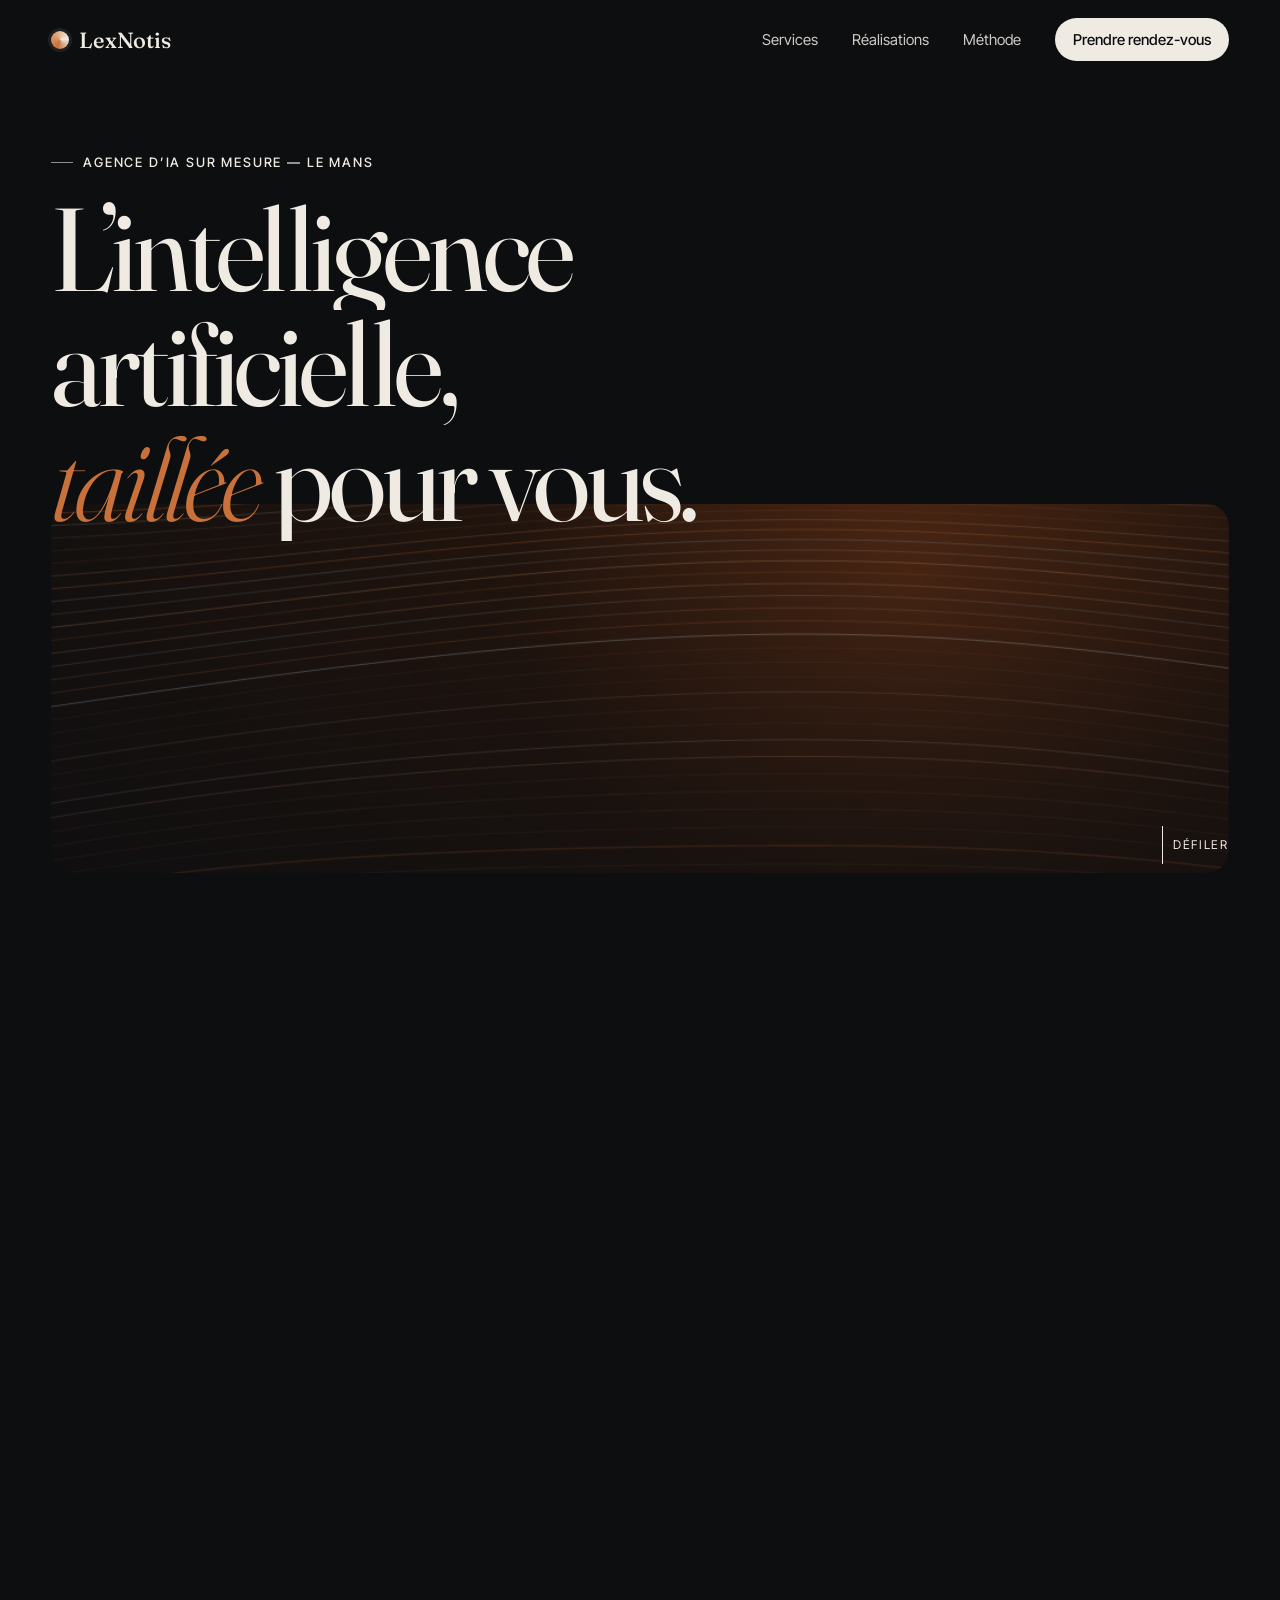
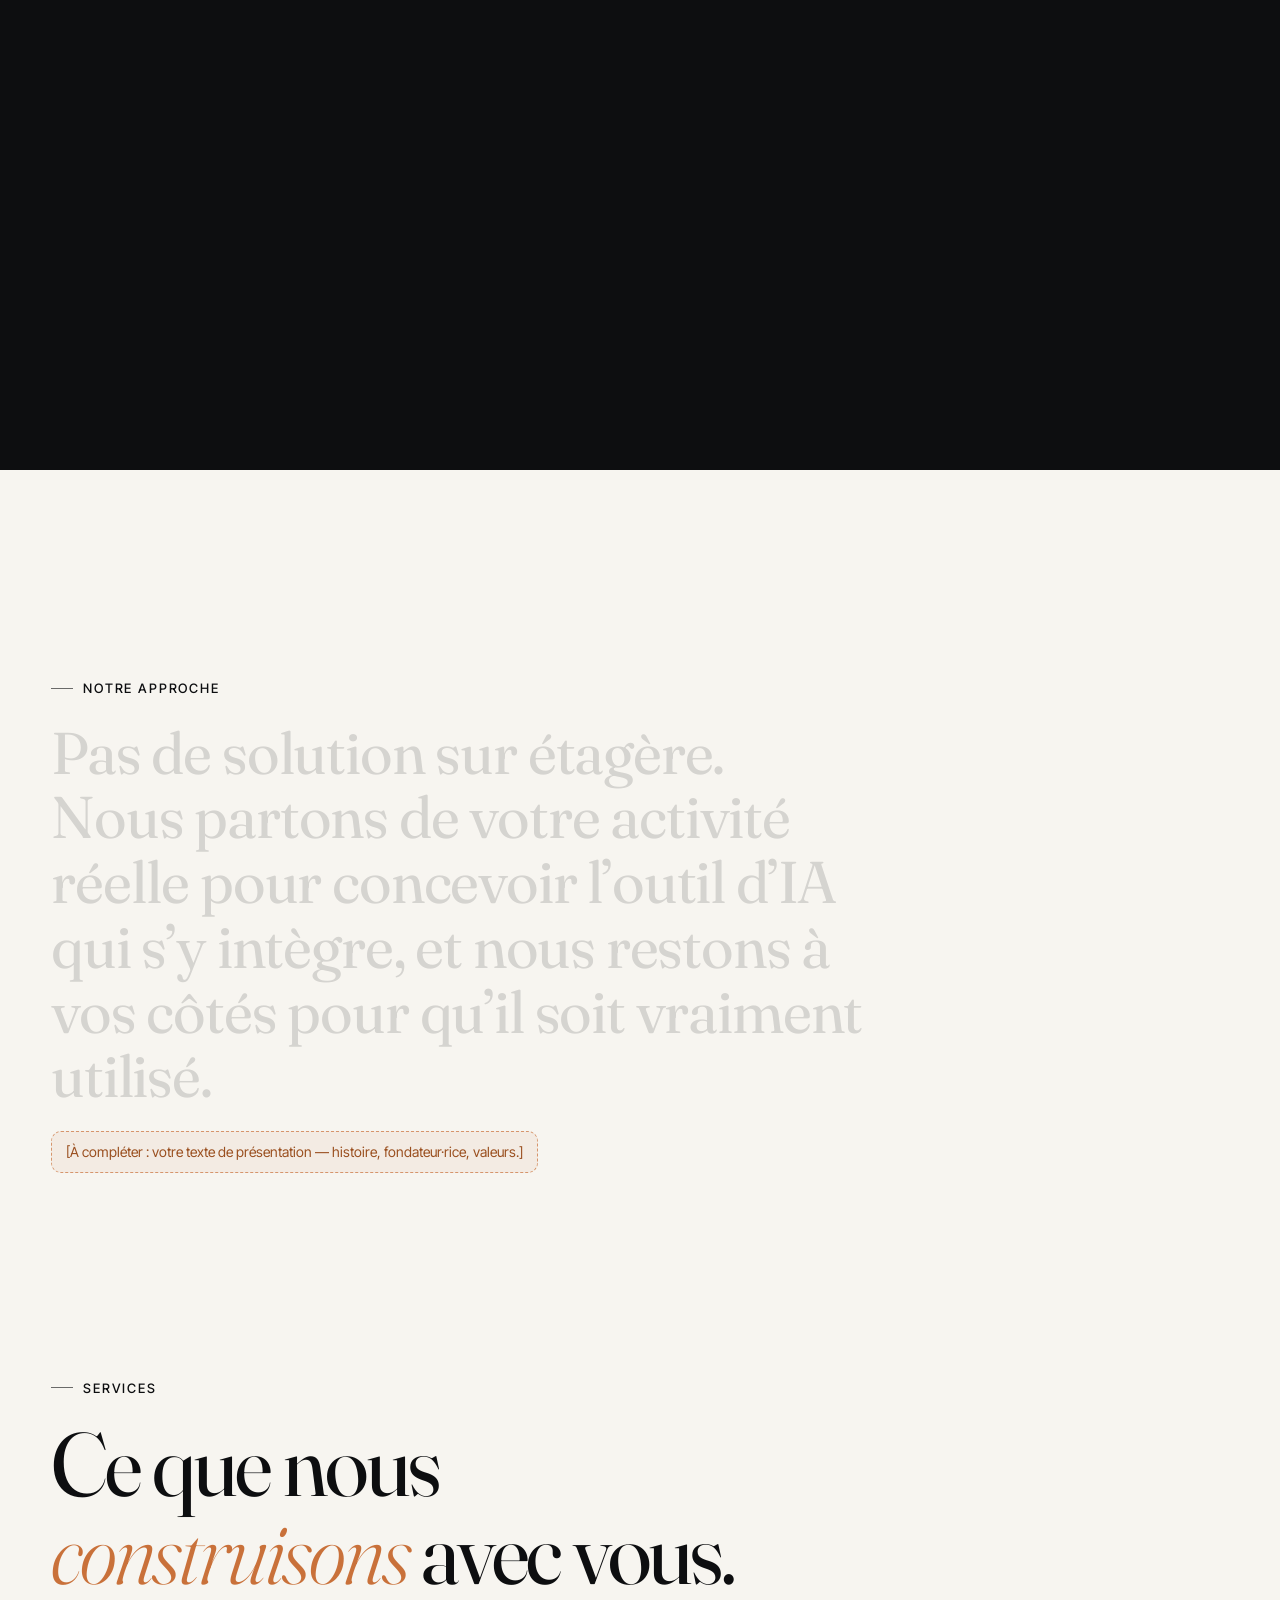
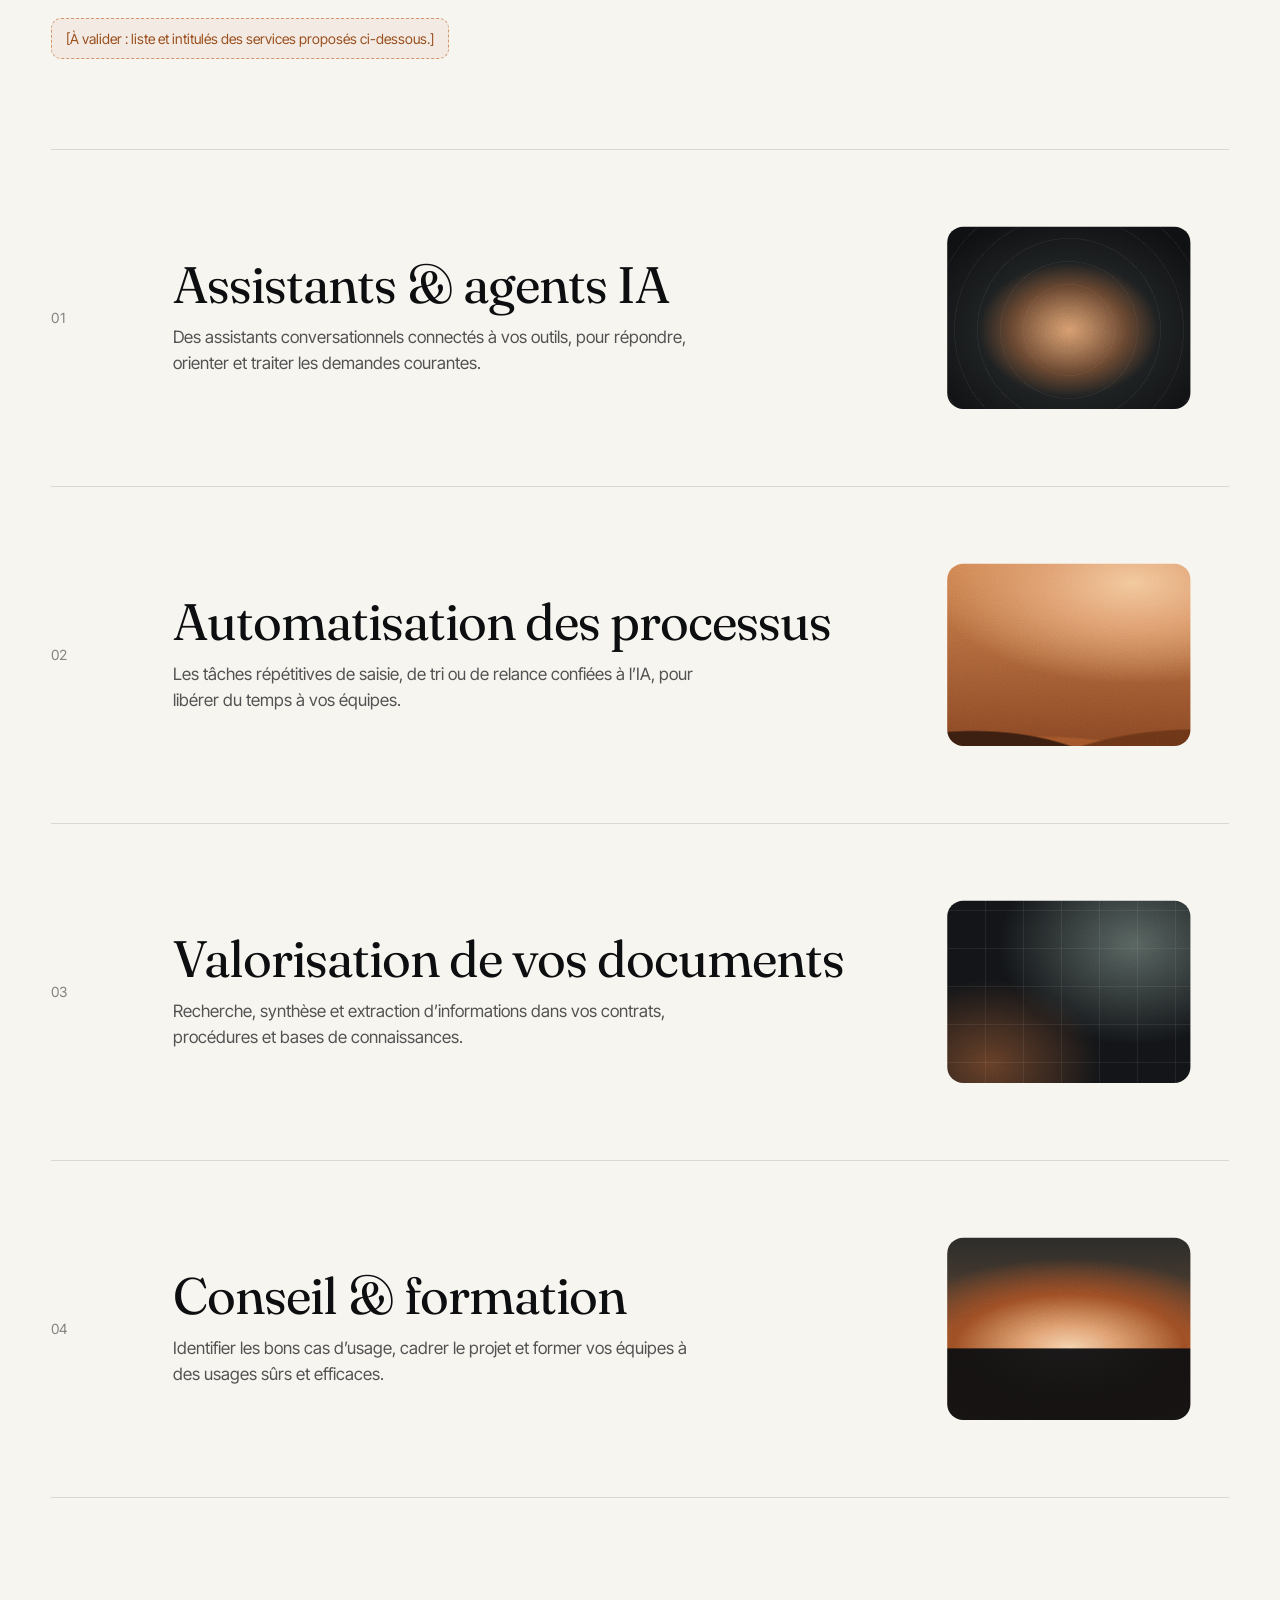
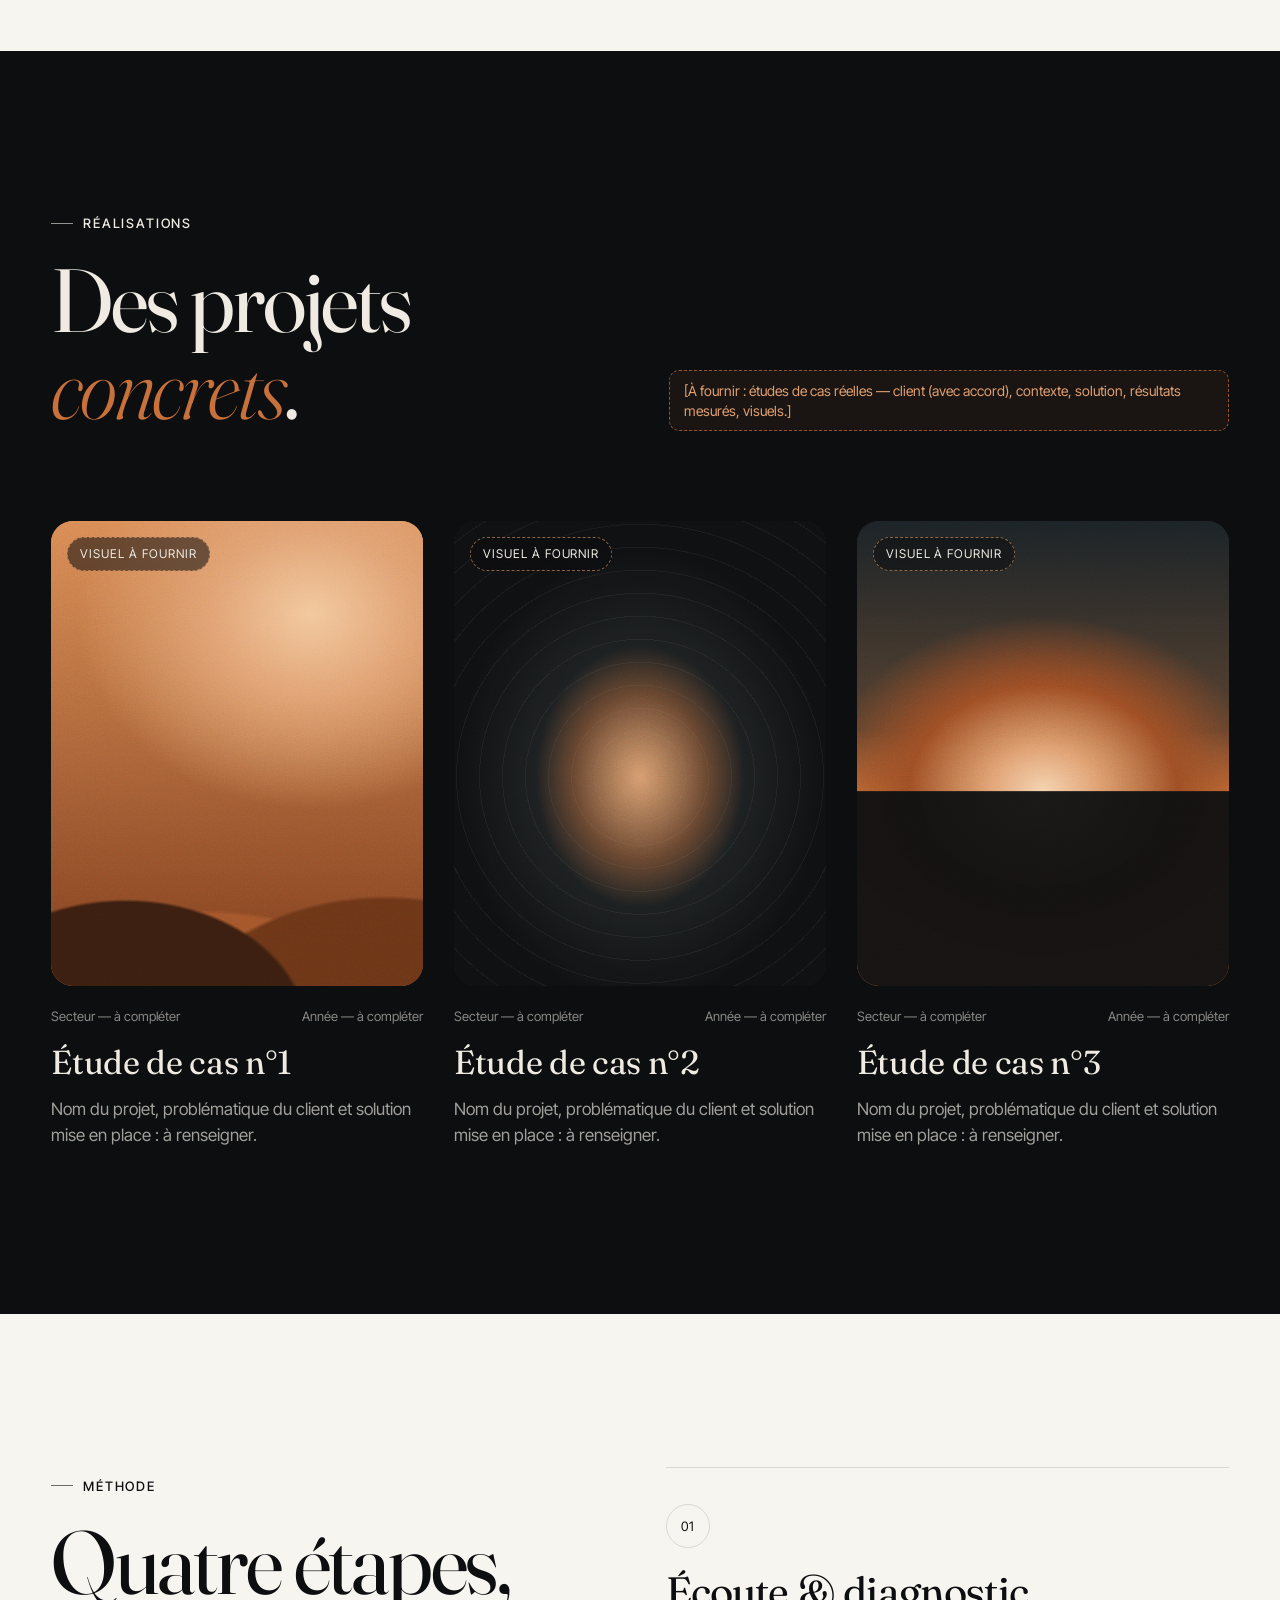
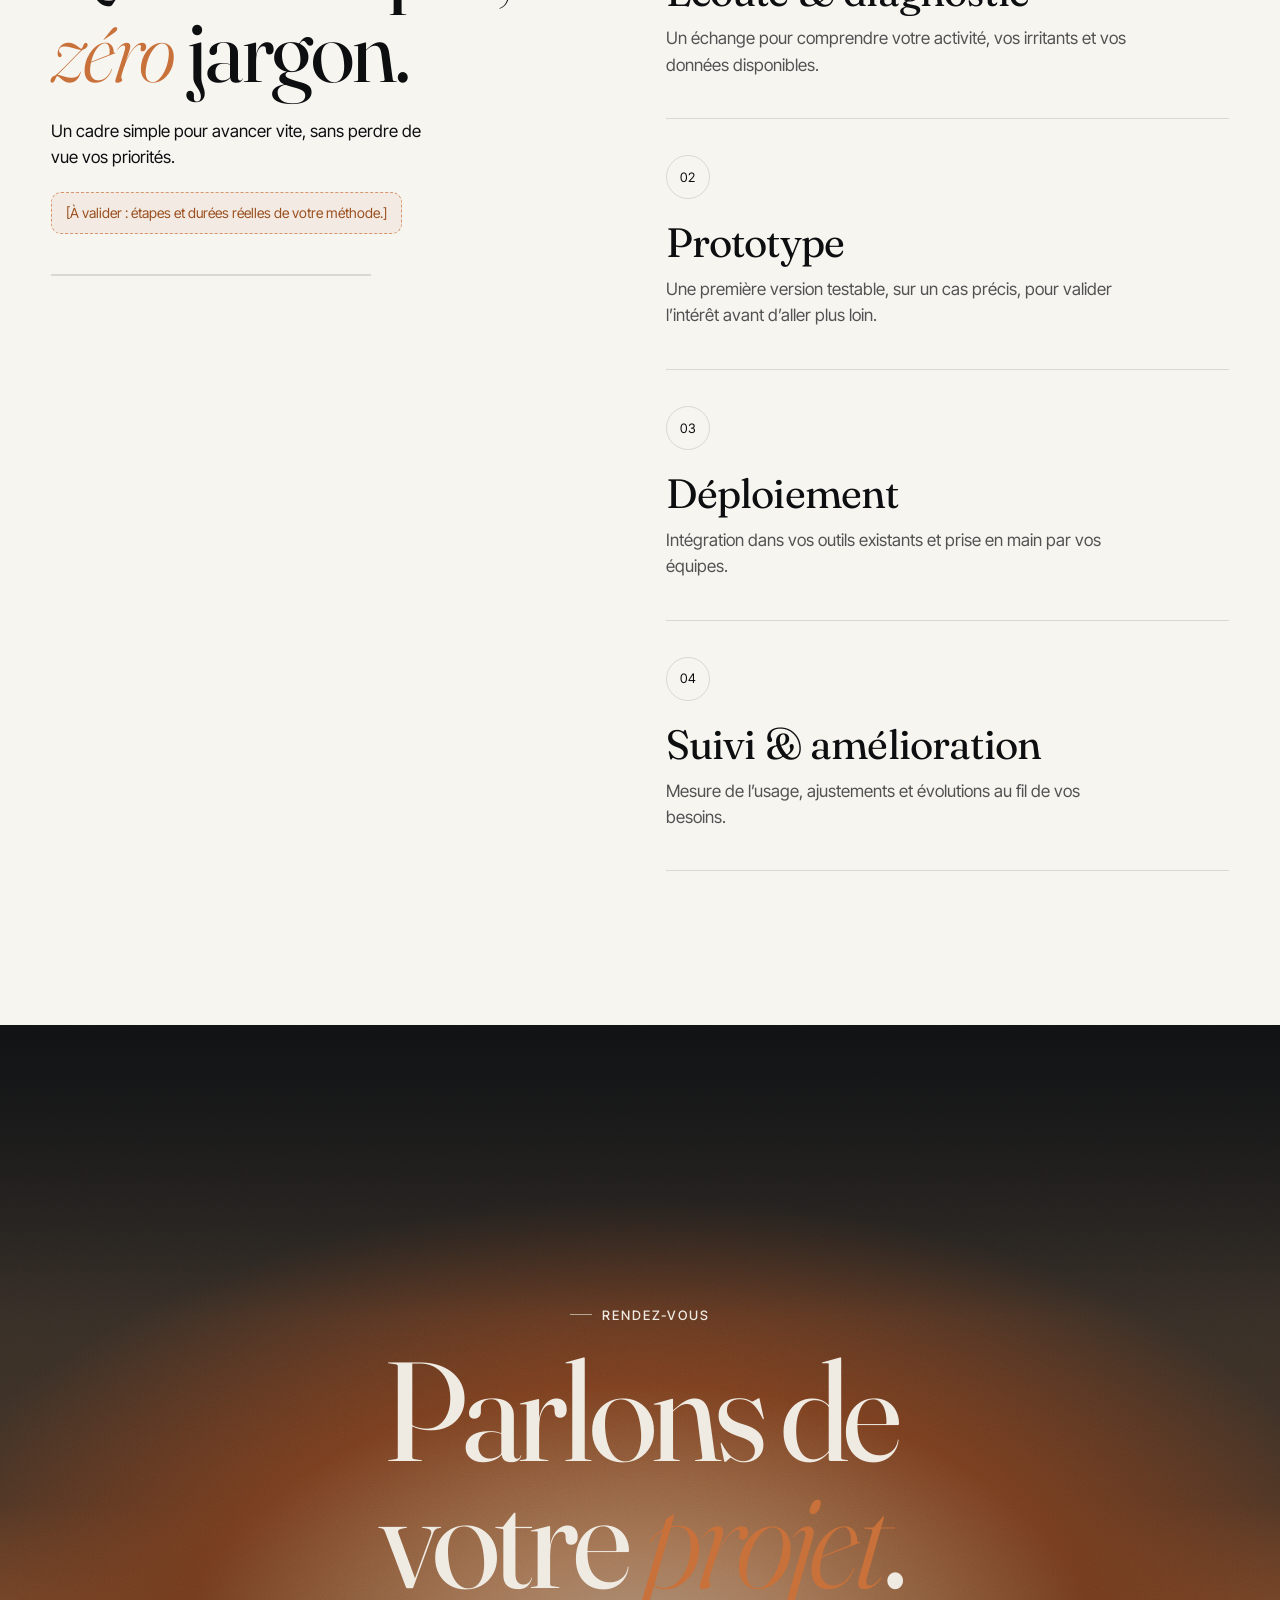
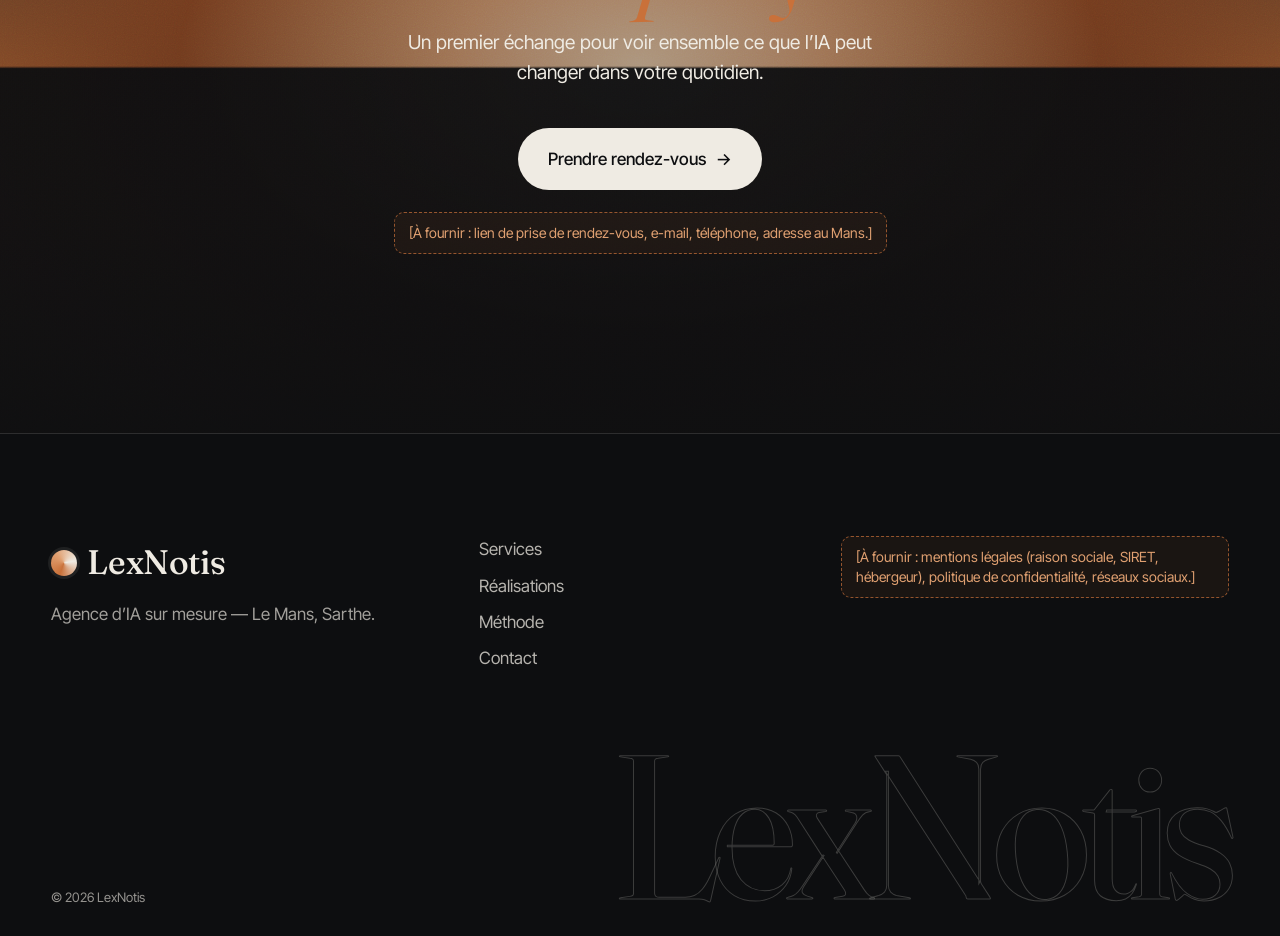
<file: index.html>
<!doctype html>
<html lang="fr">
<head>
  <meta charset="utf-8">
  <meta name="viewport" content="width=device-width, initial-scale=1">
  <title>LexNotis — Agence d’IA sur mesure au Mans</title>
  <meta name="description" content="LexNotis conçoit des solutions d’intelligence artificielle sur mesure pour les entreprises, depuis Le Mans.">
  <meta name="theme-color" content="#0d0e10">
  <link rel="preconnect" href="https://fonts.googleapis.com">
  <link rel="preconnect" href="https://fonts.gstatic.com" crossorigin>
  <link href="https://fonts.googleapis.com/css2?family=Fraunces:ital,opsz,wght@0,9..144,300..700;1,9..144,300..600&family=Inter+Tight:wght@400;500;600&display=swap" rel="stylesheet">
  <link rel="stylesheet" href="assets/css/style.css">
  <script>document.documentElement.classList.add("js")</script>
</head>
<body>
  <a class="skip" href="#contenu">Aller au contenu</a>

  <header class="site-header" data-header>
    <a class="brand" href="#top" aria-label="LexNotis, accueil">
      <span class="brand-mark" aria-hidden="true"></span>LexNotis
    </a>
    <nav class="nav" id="nav" aria-label="Navigation principale">
      <a href="#services">Services</a>
      <a href="#realisations">Réalisations</a>
      <a href="#methode">Méthode</a>
      <a class="btn btn-light nav-cta" href="#contact">Prendre rendez-vous</a>
    </nav>
    <button class="nav-toggle" aria-expanded="false" aria-controls="nav" data-nav-toggle>
      <span></span><span></span><span class="sr-only">Menu</span>
    </button>
  </header>

  <main id="contenu">

    <!-- ============ ACCROCHE ============ -->
    <section class="hero" id="top" data-hero>
      <div class="hero-sticky">
        <div class="hero-copy">
          <p class="eyebrow reveal">Agence d’IA sur mesure — Le Mans</p>
          <h1 class="hero-title">
            <span class="line"><span>L’intelligence</span></span>
            <span class="line"><span>artificielle,</span></span>
            <span class="line"><span><em>taillée</em> pour vous.</span></span>
          </h1>
        </div>
        <figure class="hero-media" data-hero-media>
          <canvas class="hero-canvas" data-flow aria-hidden="true"></canvas>
          <figcaption class="hero-media-caption">
            <p>Des outils d’IA pensés pour vos métiers, vos données et vos équipes.</p>
            <a class="btn btn-light" href="#contact">Prendre rendez-vous <span aria-hidden="true">→</span></a>
          </figcaption>
        </figure>
        <div class="scroll-hint" aria-hidden="true"><span></span>Défiler</div>
      </div>
    </section>

    <!-- ============ MANIFESTE ============ -->
    <section class="statement section-light">
      <div class="wrap">
        <p class="eyebrow">Notre approche</p>
        <p class="statement-text" data-words>
          Pas de solution sur étagère. Nous partons de votre activité réelle pour concevoir l’outil d’IA qui s’y intègre, et nous restons à vos côtés pour qu’il soit vraiment utilisé.
        </p>
        <p class="todo">[À compléter : votre texte de présentation — histoire, fondateur·rice, valeurs.]</p>
      </div>
    </section>

    <!-- ============ SERVICES ============ -->
    <section class="services section-light" id="services">
      <div class="wrap">
        <header class="section-head">
          <p class="eyebrow reveal">Services</p>
          <h2 class="section-title reveal">Ce que nous<br><em>construisons</em> avec vous.</h2>
          <p class="todo reveal">[À valider : liste et intitulés des services proposés ci-dessous.]</p>
        </header>

        <ol class="service-list">
          <li class="service reveal">
            <span class="service-num">01</span>
            <div class="service-body">
              <h3>Assistants &amp; agents IA</h3>
              <p>Des assistants conversationnels connectés à vos outils, pour répondre, orienter et traiter les demandes courantes.</p>
            </div>
            <div class="visual v-glow service-visual" aria-hidden="true"></div>
          </li>
          <li class="service reveal">
            <span class="service-num">02</span>
            <div class="service-body">
              <h3>Automatisation des processus</h3>
              <p>Les tâches répétitives de saisie, de tri ou de relance confiées à l’IA, pour libérer du temps à vos équipes.</p>
            </div>
            <div class="visual v-dunes service-visual" aria-hidden="true"></div>
          </li>
          <li class="service reveal">
            <span class="service-num">03</span>
            <div class="service-body">
              <h3>Valorisation de vos documents</h3>
              <p>Recherche, synthèse et extraction d’informations dans vos contrats, procédures et bases de connaissances.</p>
            </div>
            <div class="visual v-grid service-visual" aria-hidden="true"></div>
          </li>
          <li class="service reveal">
            <span class="service-num">04</span>
            <div class="service-body">
              <h3>Conseil &amp; formation</h3>
              <p>Identifier les bons cas d’usage, cadrer le projet et former vos équipes à des usages sûrs et efficaces.</p>
            </div>
            <div class="visual v-horizon service-visual" aria-hidden="true"></div>
          </li>
        </ol>
      </div>
    </section>

    <!-- ============ RÉALISATIONS ============ -->
    <section class="work section-dark" id="realisations">
      <div class="wrap">
        <header class="section-head section-head-row">
          <div>
            <p class="eyebrow reveal">Réalisations</p>
            <h2 class="section-title reveal">Des projets<br><em>concrets</em>.</h2>
          </div>
          <p class="todo todo-dark reveal">[À fournir : études de cas réelles — client (avec accord), contexte, solution, résultats mesurés, visuels.]</p>
        </header>
      </div>

      <div class="work-track" data-drag>
        <article class="case reveal">
          <div class="visual v-dunes case-visual"><span class="case-tag">Visuel à fournir</span></div>
          <div class="case-meta">
            <span>Secteur — à compléter</span><span>Année — à compléter</span>
          </div>
          <h3>Étude de cas n°1</h3>
          <p class="muted">Nom du projet, problématique du client et solution mise en place : à renseigner.</p>
        </article>
        <article class="case reveal">
          <div class="visual v-glow case-visual"><span class="case-tag">Visuel à fournir</span></div>
          <div class="case-meta">
            <span>Secteur — à compléter</span><span>Année — à compléter</span>
          </div>
          <h3>Étude de cas n°2</h3>
          <p class="muted">Nom du projet, problématique du client et solution mise en place : à renseigner.</p>
        </article>
        <article class="case reveal">
          <div class="visual v-horizon case-visual"><span class="case-tag">Visuel à fournir</span></div>
          <div class="case-meta">
            <span>Secteur — à compléter</span><span>Année — à compléter</span>
          </div>
          <h3>Étude de cas n°3</h3>
          <p class="muted">Nom du projet, problématique du client et solution mise en place : à renseigner.</p>
        </article>
      </div>
    </section>

    <!-- ============ MÉTHODE ============ -->
    <section class="method section-light" id="methode">
      <div class="wrap method-grid">
        <header class="method-head">
          <p class="eyebrow reveal">Méthode</p>
          <h2 class="section-title reveal">Quatre étapes,<br><em>zéro</em> jargon.</h2>
          <p class="muted reveal">Un cadre simple pour avancer vite, sans perdre de vue vos priorités.</p>
          <p class="todo reveal">[À valider : étapes et durées réelles de votre méthode.]</p>
          <div class="method-progress" aria-hidden="true"><span data-method-bar></span></div>
        </header>

        <ol class="steps">
          <li class="step reveal" data-step>
            <span class="step-num">01</span>
            <h3>Écoute &amp; diagnostic</h3>
            <p>Un échange pour comprendre votre activité, vos irritants et vos données disponibles.</p>
          </li>
          <li class="step reveal" data-step>
            <span class="step-num">02</span>
            <h3>Prototype</h3>
            <p>Une première version testable, sur un cas précis, pour valider l’intérêt avant d’aller plus loin.</p>
          </li>
          <li class="step reveal" data-step>
            <span class="step-num">03</span>
            <h3>Déploiement</h3>
            <p>Intégration dans vos outils existants et prise en main par vos équipes.</p>
          </li>
          <li class="step reveal" data-step>
            <span class="step-num">04</span>
            <h3>Suivi &amp; amélioration</h3>
            <p>Mesure de l’usage, ajustements et évolutions au fil de vos besoins.</p>
          </li>
        </ol>
      </div>
    </section>

    <!-- ============ RENDEZ-VOUS ============ -->
    <section class="cta section-dark" id="contact">
      <div class="visual v-horizon cta-bg" data-parallax aria-hidden="true"></div>
      <div class="wrap cta-inner">
        <p class="eyebrow reveal">Rendez-vous</p>
        <h2 class="cta-title reveal">Parlons de<br>votre <em>projet</em>.</h2>
        <p class="cta-lead reveal">Un premier échange pour voir ensemble ce que l’IA peut changer dans votre quotidien.</p>
        <div class="cta-actions reveal">
          <!-- TODO : remplacer href="#" par le lien de réservation (Calendly, Cal.com, Google Agenda…) -->
          <a class="btn btn-light btn-lg" href="#" data-todo-link>Prendre rendez-vous <span aria-hidden="true">→</span></a>
        </div>
        <p class="todo todo-dark reveal">[À fournir : lien de prise de rendez-vous, e-mail, téléphone, adresse au Mans.]</p>
      </div>
    </section>
  </main>

  <footer class="site-footer section-dark">
    <div class="wrap footer-grid">
      <div>
        <a class="brand brand-lg" href="#top"><span class="brand-mark" aria-hidden="true"></span>LexNotis</a>
        <p class="muted">Agence d’IA sur mesure — Le Mans, Sarthe.</p>
      </div>
      <nav class="footer-nav" aria-label="Pied de page">
        <a href="#services">Services</a>
        <a href="#realisations">Réalisations</a>
        <a href="#methode">Méthode</a>
        <a href="#contact">Contact</a>
      </nav>
      <p class="todo todo-dark">[À fournir : mentions légales (raison sociale, SIRET, hébergeur), politique de confidentialité, réseaux sociaux.]</p>
    </div>
    <div class="wrap footer-bottom">
      <span>© <span data-year>2026</span> LexNotis</span>
      <span class="footer-word" aria-hidden="true">LexNotis</span>
    </div>
  </footer>

  <script src="assets/js/main.js" defer></script>
</body>
</html>
</file>
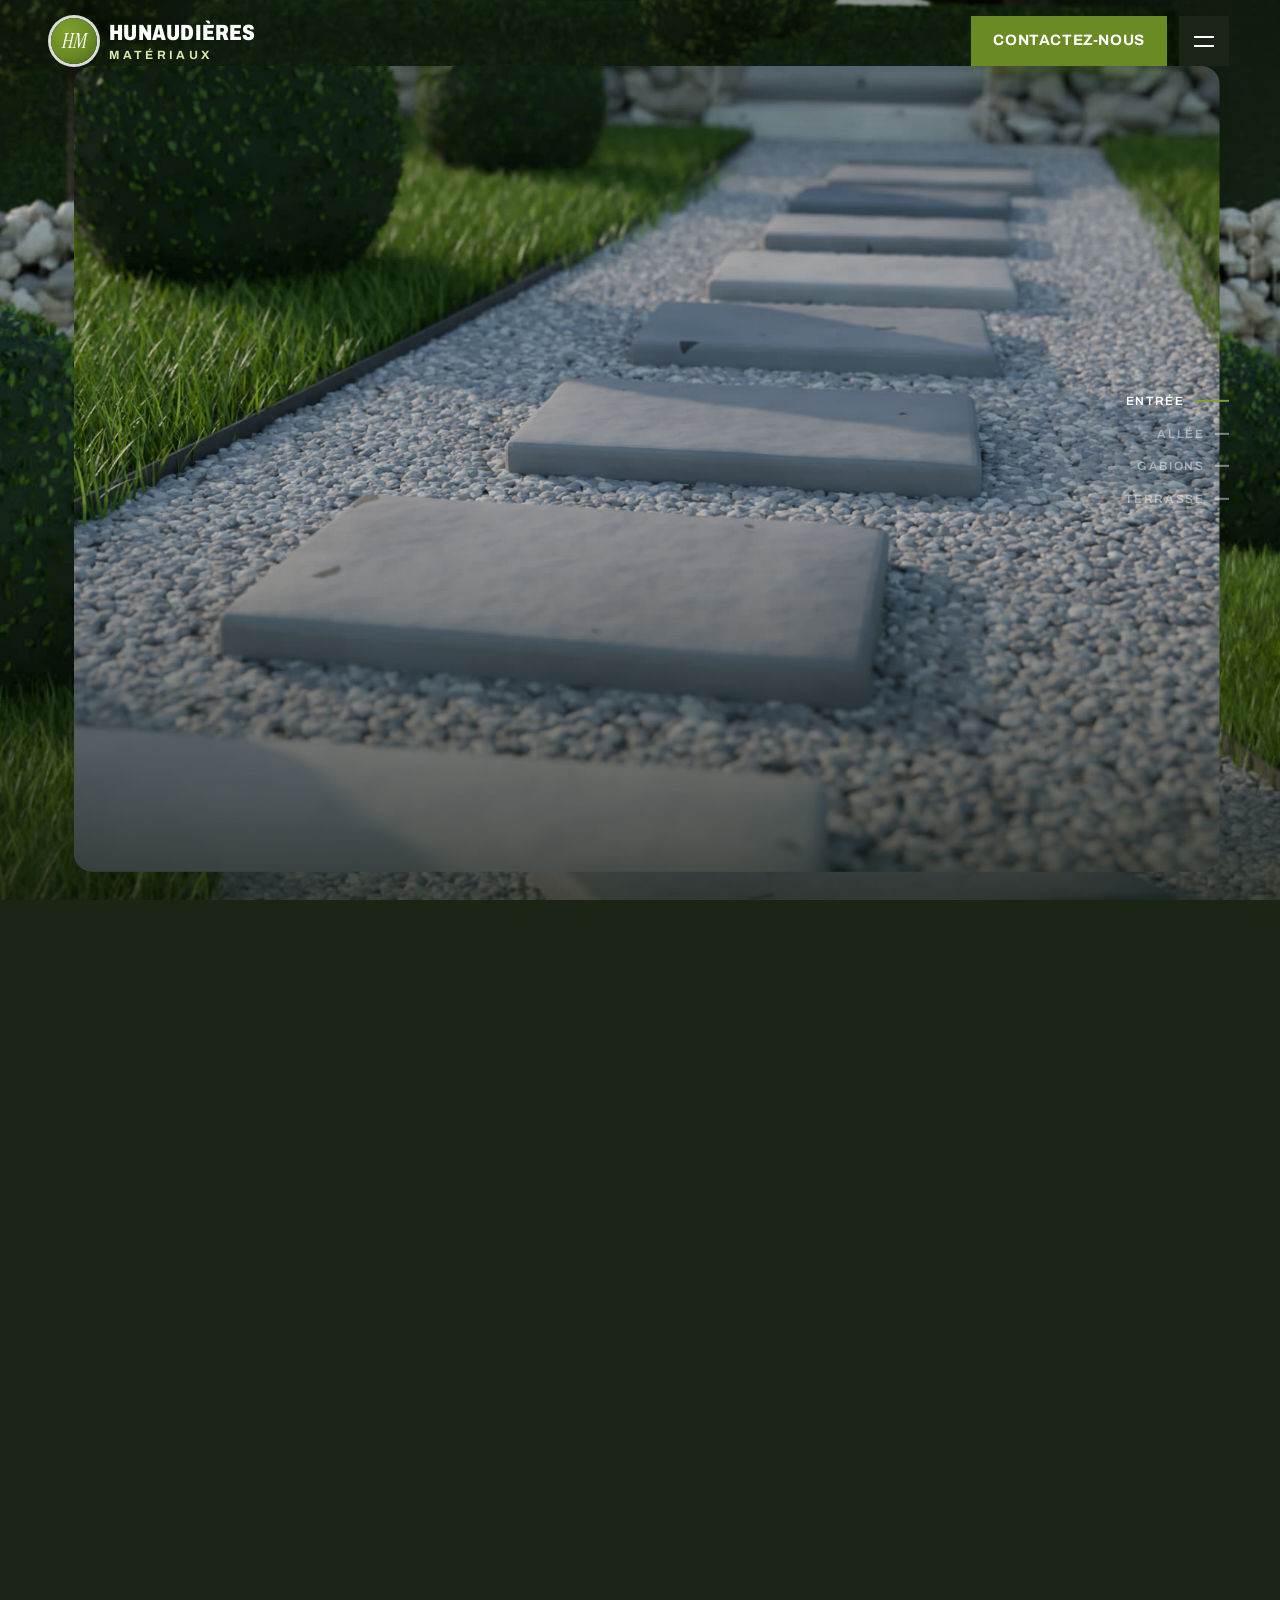
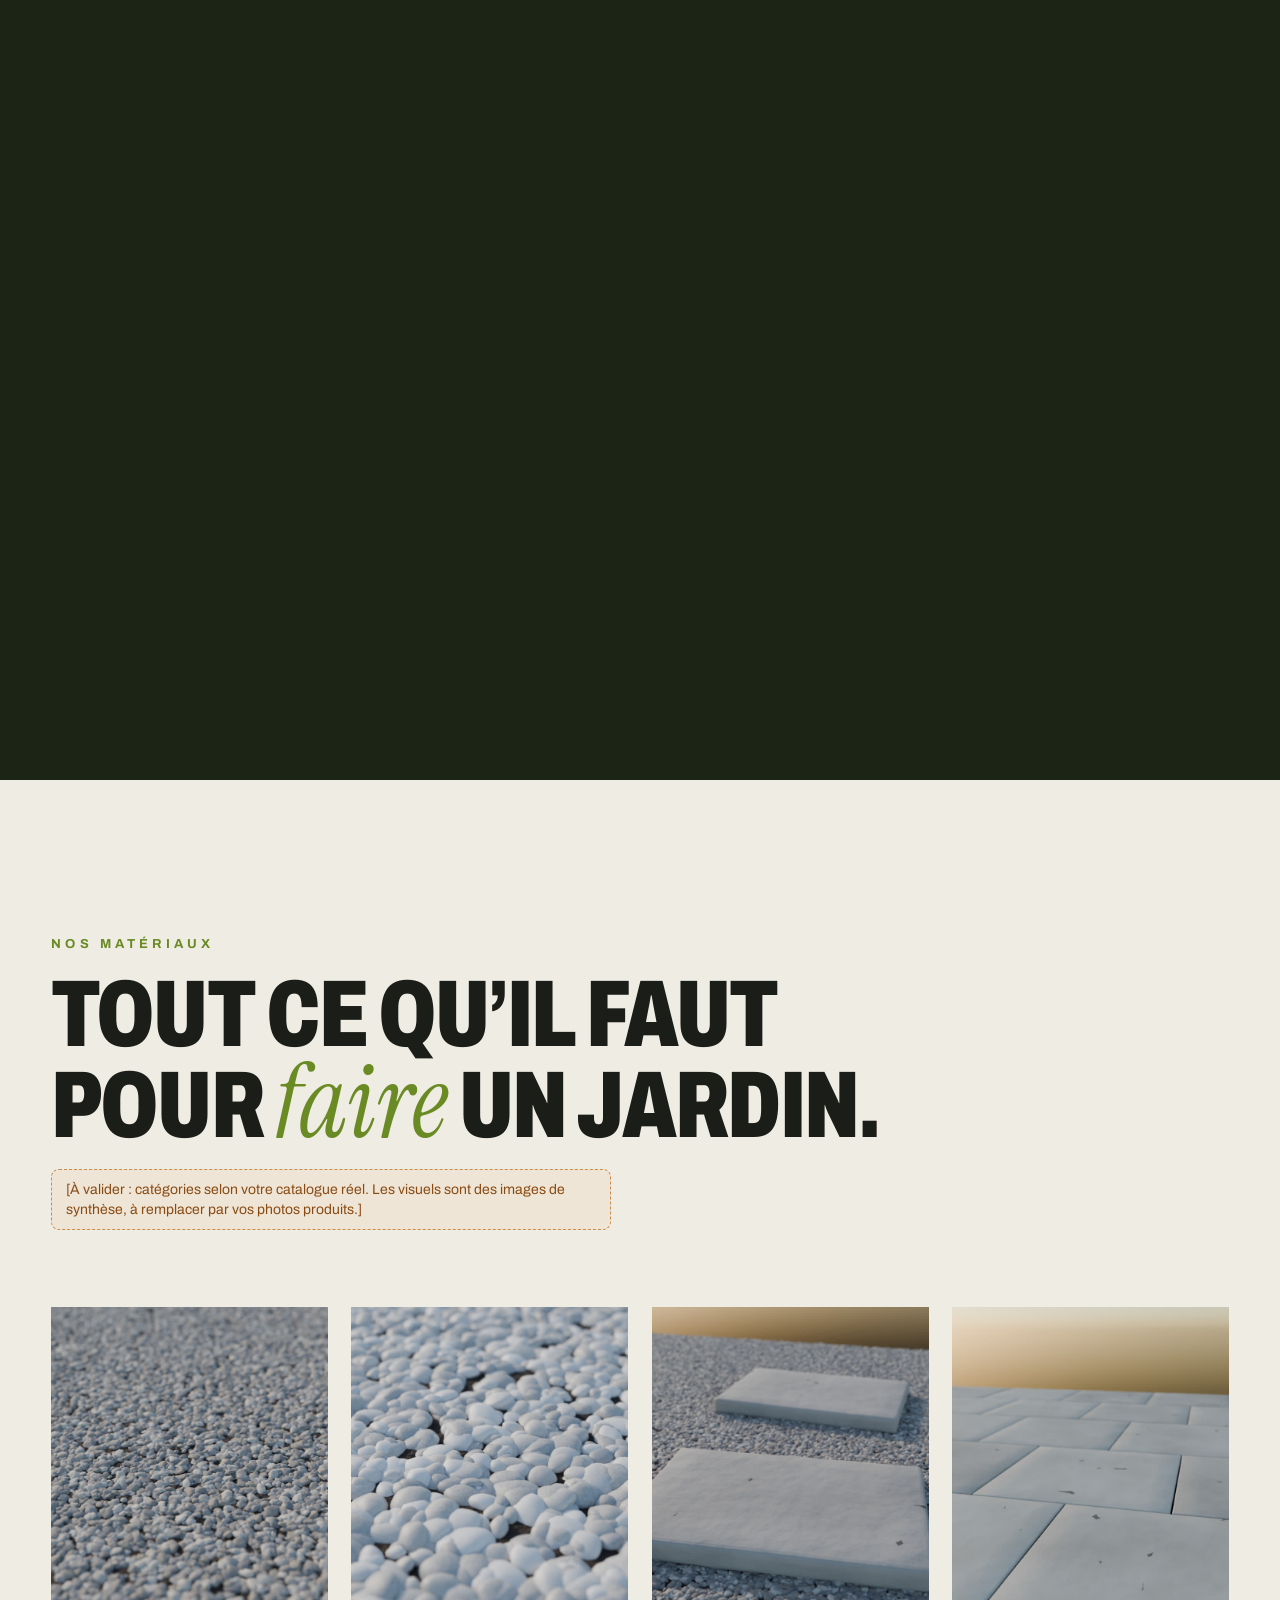
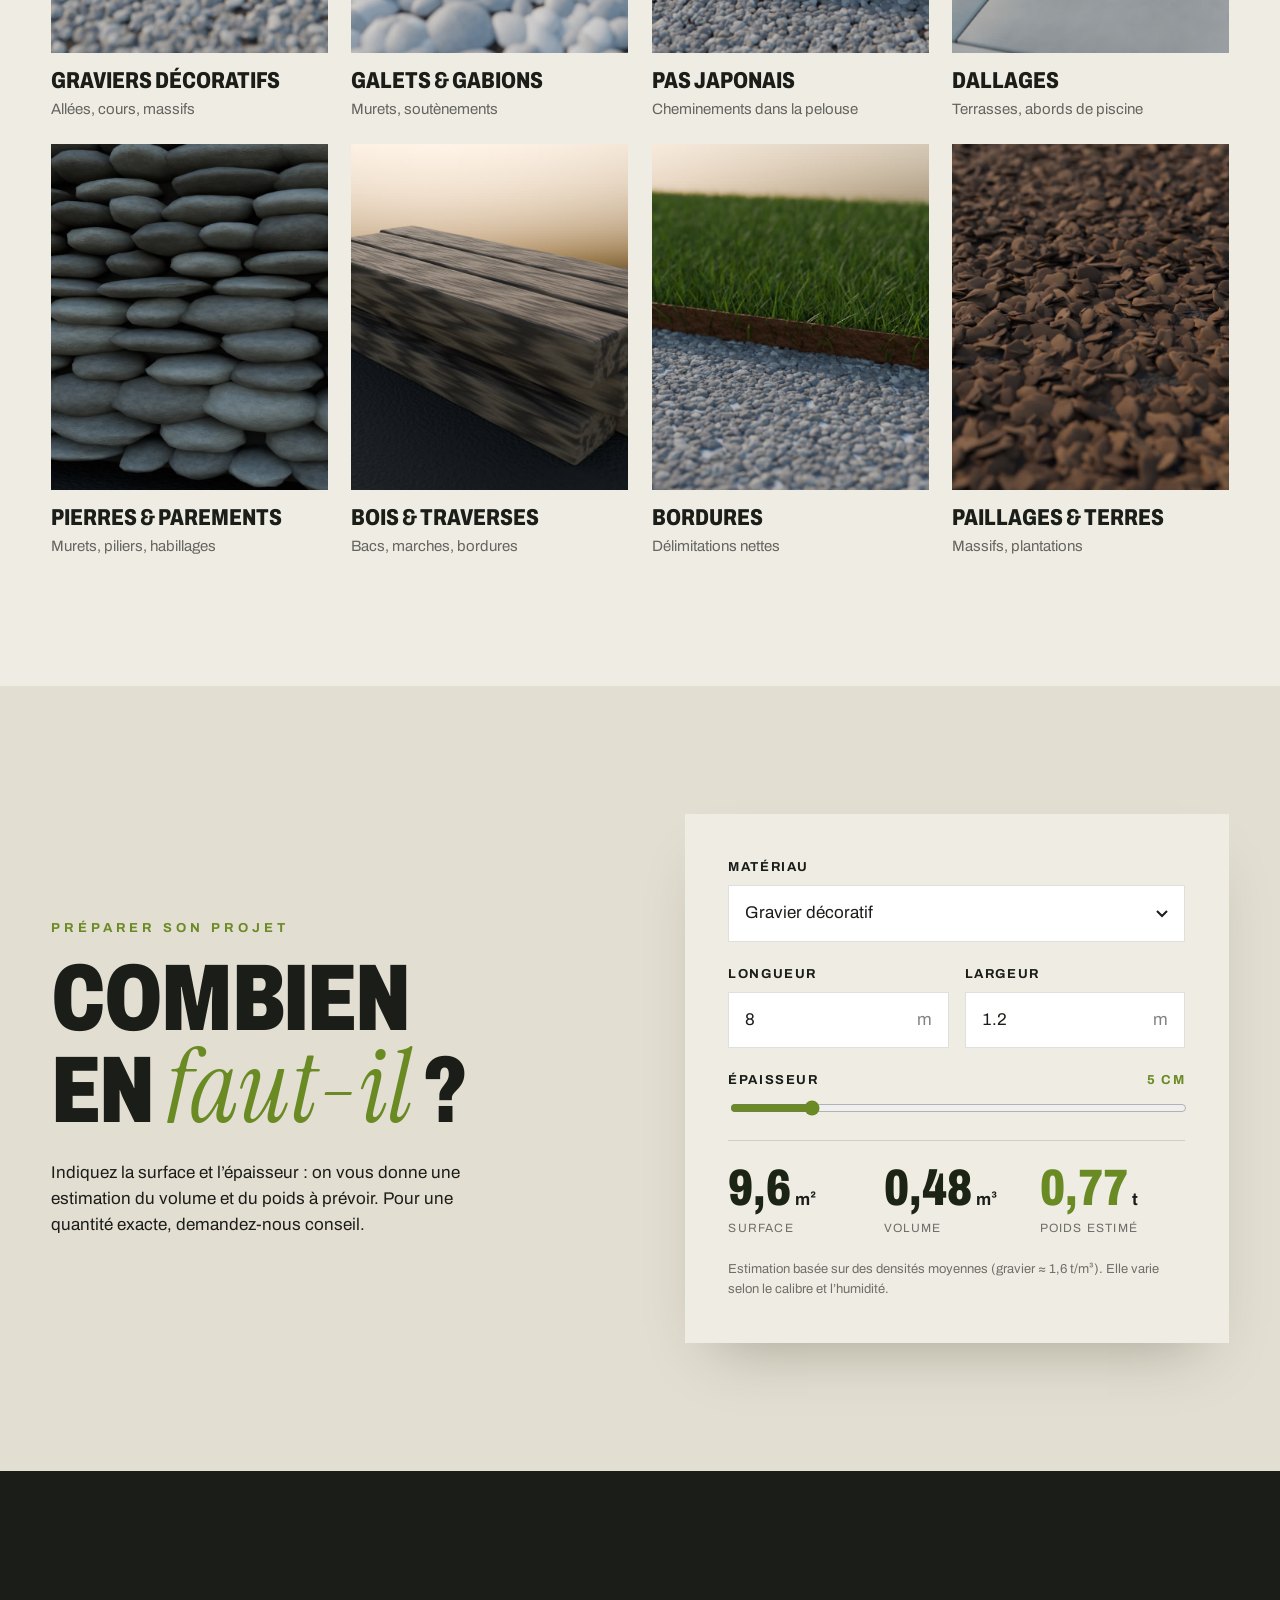
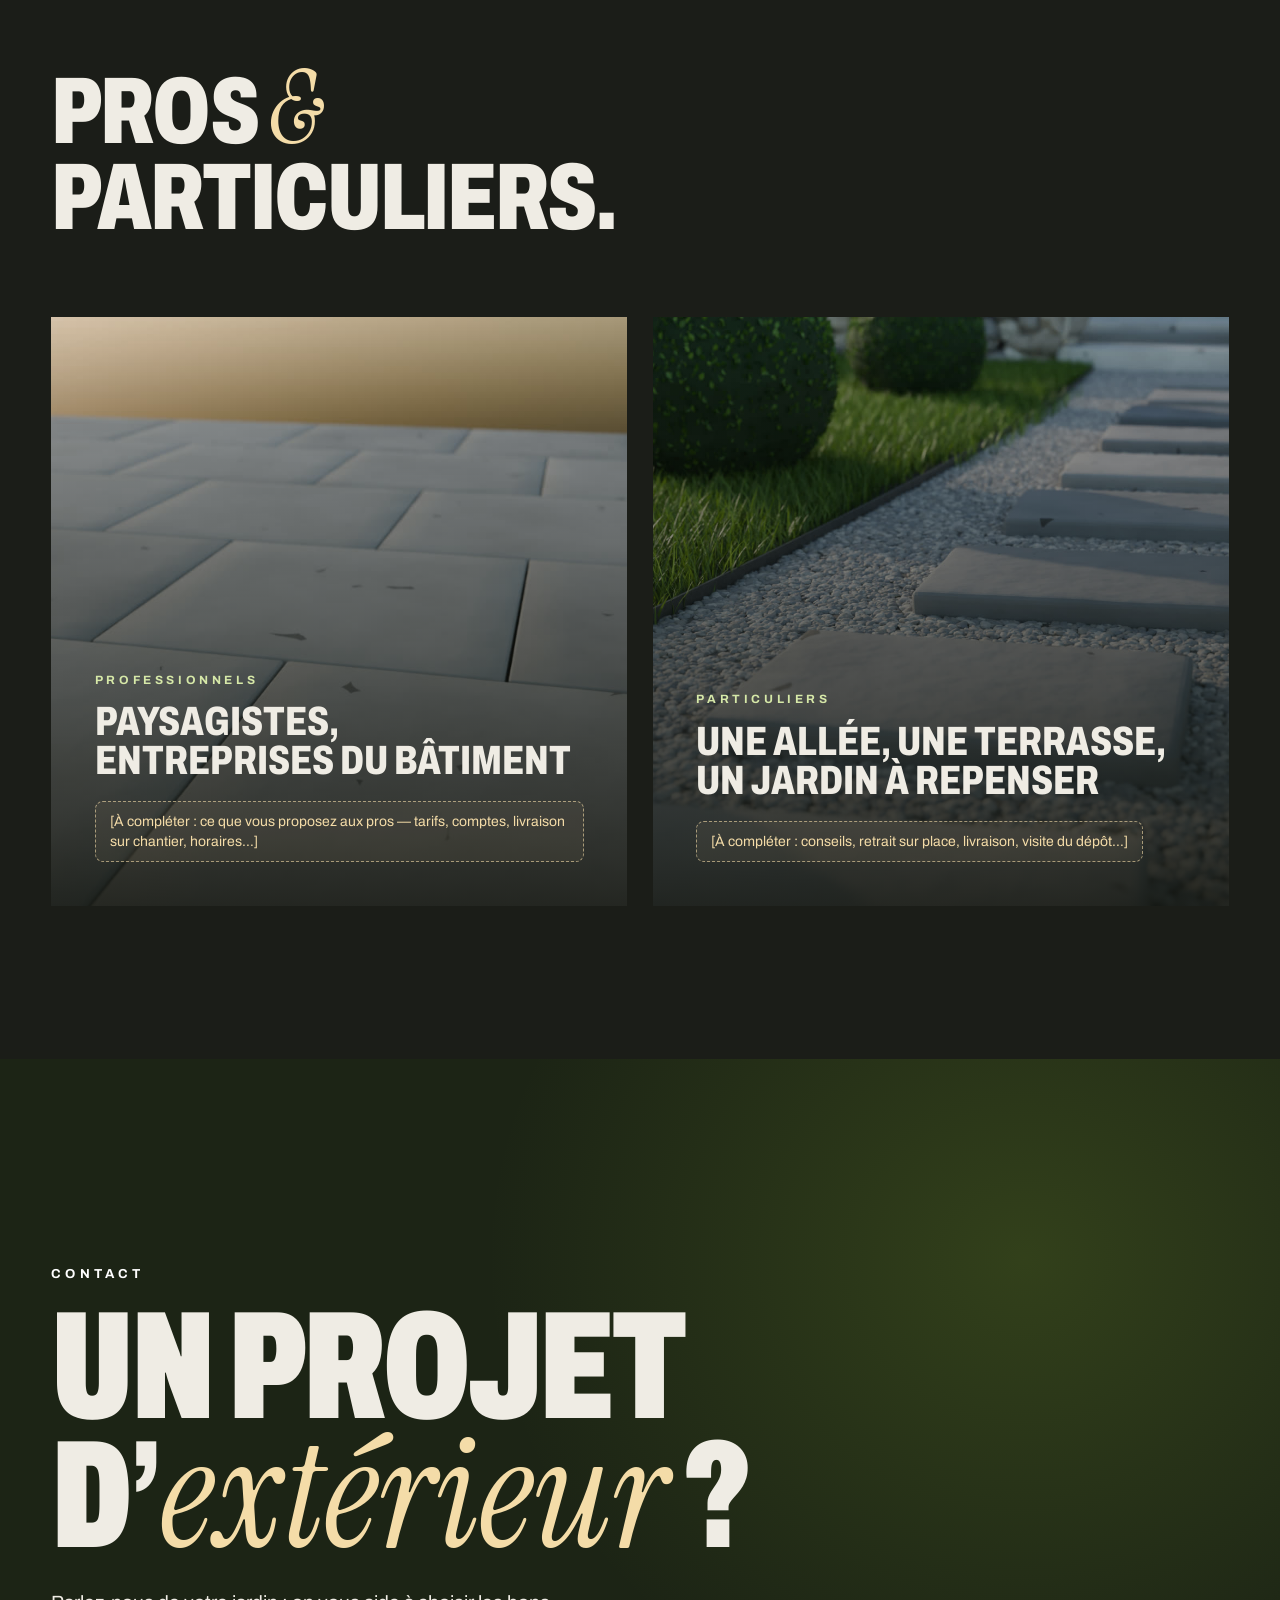
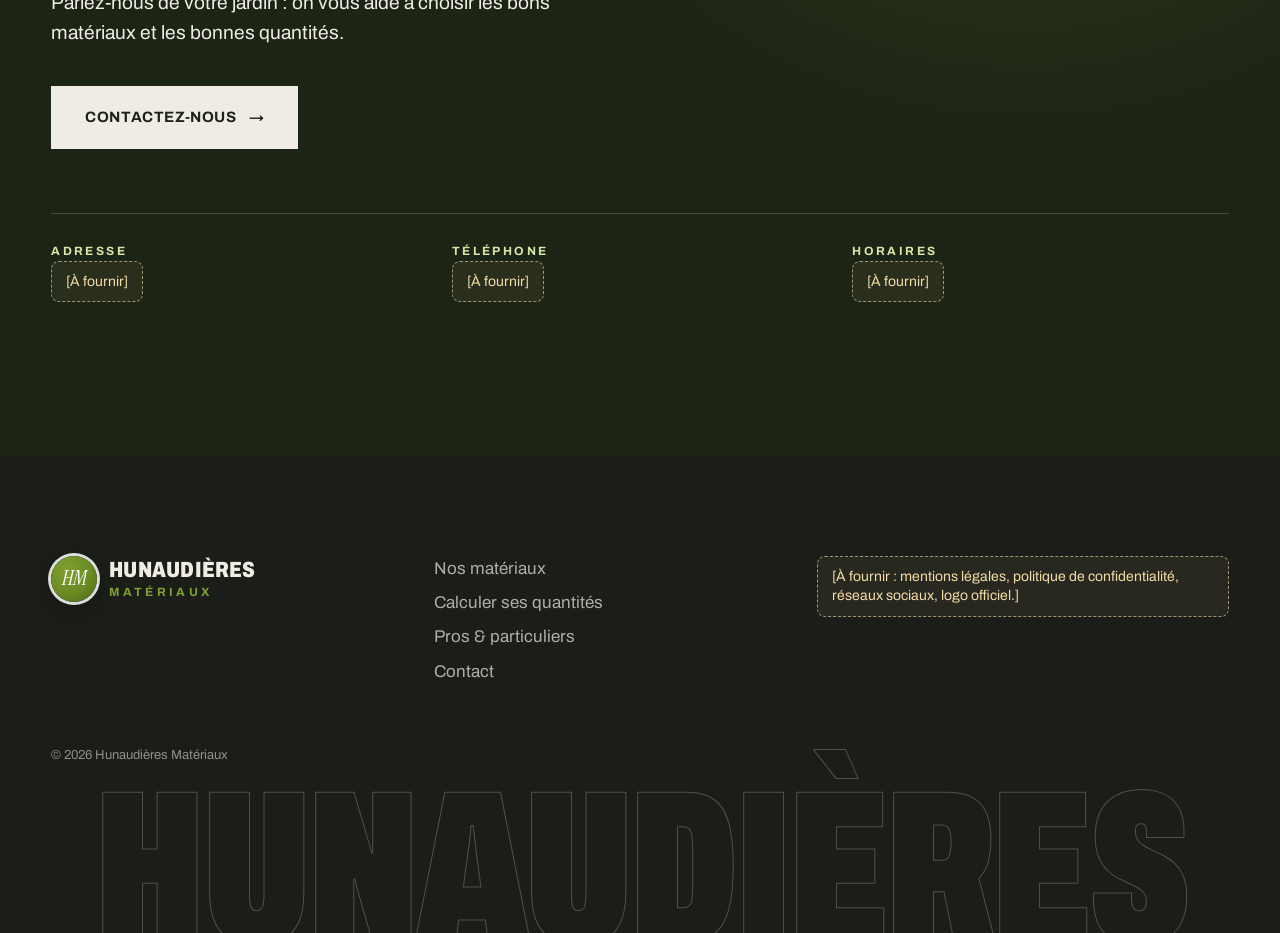
<file: hunaudieres/index.html>
<!doctype html>
<html lang="fr">
<head>
  <meta charset="utf-8">
  <meta name="viewport" content="width=device-width, initial-scale=1">
  <title>Hunaudières Matériaux — Déco du jardin et aménagement extérieur</title>
  <meta name="description" content="Hunaudières Matériaux : la déco du jardin et l’aménagement extérieur pour les professionnels et les particuliers.">
  <meta name="theme-color" content="#1c2415">
  <link rel="preconnect" href="https://fonts.googleapis.com">
  <link rel="preconnect" href="https://fonts.gstatic.com" crossorigin>
  <link href="https://fonts.googleapis.com/css2?family=Archivo:wdth,wght@62..125,300..900&family=Instrument+Serif:ital@0;1&display=swap" rel="stylesheet">
  <link rel="stylesheet" href="assets/css/style.css">
  <script>document.documentElement.classList.add("js")</script>
</head>
<body>
  <a class="skip" href="#produits">Aller au contenu</a>

  <!-- ============ EN-TÊTE ============ -->
  <header class="header" data-header>
    <a class="brand" href="#top" aria-label="Hunaudières Matériaux, accueil">
      <span class="brand-mono" aria-hidden="true">HM</span>
      <span class="brand-text"><strong>Hunaudières</strong><span>Matériaux</span></span>
    </a>
    <div class="header-actions">
      <a class="btn btn-green header-cta" href="#contact">Contactez-nous</a>
      <button class="burger" aria-expanded="false" aria-controls="menu" data-burger>
        <span></span><span></span><span class="sr-only">Menu</span>
      </button>
    </div>
  </header>

  <nav class="menu" id="menu" aria-label="Menu principal" data-menu>
    <ol>
      <li><a href="#top"><span>01</span>Le jardin</a></li>
      <li><a href="#produits"><span>02</span>Nos matériaux</a></li>
      <li><a href="#calcul"><span>03</span>Calculer ses quantités</a></li>
      <li><a href="#pour-qui"><span>04</span>Pros &amp; particuliers</a></li>
      <li><a href="#contact"><span>05</span>Contact</a></li>
    </ol>
  </nav>

  <main>
    <!-- ============ LE JARDIN (défilement = on avance dans l'image) ============ -->
    <section class="journey" id="top" data-journey>
      <div class="journey-sticky">
        <div class="scenes" data-scenes>
          <figure class="scene scene-first" data-scene data-focal="55% 70%" data-zoom="2.2">
            <img src="assets/img/jardin-allee.jpg" alt="Allée en pas japonais sur gravier entre deux pelouses bordées de buis, menant à un muret en gabions." fetchpriority="high">
          </figure>
          <figure class="scene" data-scene data-focal="86% 6%" data-zoom="2.4">
            <img src="assets/img/jardin-pas-japonais.jpg" alt="Pas japonais en pierre naturelle posés sur un lit de gravier, bordure acier et pelouse." loading="lazy">
          </figure>
          <figure class="scene" data-scene data-focal="8% 78%" data-zoom="2.2">
            <img src="assets/img/jardin-gabions.jpg" alt="Muret en gabions rempli de pierres concassées, devant une pelouse." loading="lazy">
          </figure>
          <figure class="scene" data-scene data-focal="50% 62%" data-zoom="1.2">
            <img src="assets/img/jardin-terrasse.jpg" alt="Accès à une terrasse en dallage entre deux gabions, arbres tiges en pots et haie taillée." loading="lazy">
          </figure>
        </div>
        <div class="vignette" aria-hidden="true"></div>

        <!-- Accroche -->
        <div class="chapter chapter-hero" data-chapter data-from="0" data-to=".1">
          <p class="eyebrow">Aménagement extérieur</p>
          <h1 class="hero-title">
            <span class="ht-line"><span>Hunaudières</span></span>
            <span class="ht-line"><span>Matériaux</span></span>
          </h1>
          <p class="hero-sub">La déco du jardin et l’aménagement extérieur pour les professionnels et les particuliers</p>
          <div class="hero-actions">
            <a class="btn btn-green btn-lg" href="#produits">Voir nos produits <span aria-hidden="true">→</span></a>
            <a class="btn btn-glass btn-lg" href="#contact">Contactez-nous</a>
          </div>
        </div>

        <div class="chapter chapter-enter" data-chapter data-from=".14" data-to=".26" aria-hidden="true">
          <p class="enter-word">Entrez<em>dans le jardin</em></p>
        </div>

        <div class="chapter chapter-card" data-chapter data-from=".36" data-to=".5">
          <p class="chapter-num">01 — Sous vos pas</p>
          <h2>Pas japonais <em>&amp;</em> graviers</h2>
          <p>Une allée qui dessine le jardin, posée pierre après pierre sur un lit de gravier.</p>
        </div>

        <div class="chapter chapter-card chapter-right" data-chapter data-from=".6" data-to=".74">
          <p class="chapter-num">02 — Pour structurer</p>
          <h2>Gabions <em>&amp;</em> pierres</h2>
          <p>Murets, soutènements, séparations : la pierre en cage, brute et graphique.</p>
        </div>

        <div class="chapter chapter-final" data-chapter data-from=".86" data-to="1.01">
          <p class="chapter-num">03 — Pour recevoir</p>
          <h2>Dallages <em>&amp;</em> terrasses</h2>
          <p>De la première pierre à la dernière dalle, tout votre extérieur au même endroit.</p>
          <div class="hero-actions">
            <a class="btn btn-green btn-lg" href="#produits">Voir nos produits <span aria-hidden="true">→</span></a>
            <a class="btn btn-glass btn-lg" href="#contact">Contactez-nous</a>
          </div>
        </div>

        <!-- Repères de progression -->
        <ol class="rail" aria-hidden="true">
          <li data-rail=".05">Entrée</li>
          <li data-rail=".4">Allée</li>
          <li data-rail=".64">Gabions</li>
          <li data-rail=".9">Terrasse</li>
        </ol>
        <div class="scroll-cue" data-cue aria-hidden="true"><span></span>Défilez pour entrer</div>
      </div>
    </section>

    <!-- ============ PRODUITS ============ -->
    <section class="products" id="produits">
      <div class="wrap">
        <header class="section-head">
          <p class="eyebrow eyebrow-dark reveal">Nos matériaux</p>
          <h2 class="section-title reveal">Tout ce qu’il faut<br>pour <em>faire</em> un jardin.</h2>
          <p class="todo reveal">[À valider : catégories selon votre catalogue réel. Les visuels sont des images de synthèse, à remplacer par vos photos produits.]</p>
        </header>

        <ul class="product-grid">
          <li class="product reveal"><img class="swatch" src="assets/img/produit-gravier.jpg" alt="Gravier concassé beige" loading="lazy" width="720" height="900"><h3>Graviers décoratifs</h3><p>Allées, cours, massifs</p></li>
          <li class="product reveal"><img class="swatch" src="assets/img/produit-galets.jpg" alt="Galets roulés blancs et gris" loading="lazy" width="720" height="900"><h3>Galets &amp; gabions</h3><p>Murets, soutènements</p></li>
          <li class="product reveal"><img class="swatch" src="assets/img/produit-pas-japonais.jpg" alt="Pas japonais en pierre sur gravier" loading="lazy" width="720" height="900"><h3>Pas japonais</h3><p>Cheminements dans la pelouse</p></li>
          <li class="product reveal"><img class="swatch" src="assets/img/produit-dallage.jpg" alt="Grandes dalles de terrasse" loading="lazy" width="720" height="900"><h3>Dallages</h3><p>Terrasses, abords de piscine</p></li>
          <li class="product reveal"><img class="swatch" src="assets/img/produit-pierres.jpg" alt="Muret en pierres sèches" loading="lazy" width="720" height="900"><h3>Pierres &amp; parements</h3><p>Murets, piliers, habillages</p></li>
          <li class="product reveal"><img class="swatch" src="assets/img/produit-traverses.jpg" alt="Traverses en bois empilées" loading="lazy" width="720" height="900"><h3>Bois &amp; traverses</h3><p>Bacs, marches, bordures</p></li>
          <li class="product reveal"><img class="swatch" src="assets/img/produit-bordure.jpg" alt="Bordure acier entre gravier et pelouse" loading="lazy" width="720" height="900"><h3>Bordures</h3><p>Délimitations nettes</p></li>
          <li class="product reveal"><img class="swatch" src="assets/img/produit-paillage.jpg" alt="Paillage d’écorces de pin" loading="lazy" width="720" height="900"><h3>Paillages &amp; terres</h3><p>Massifs, plantations</p></li>
        </ul>
      </div>
    </section>

    <!-- ============ CALCUL DES QUANTITÉS ============ -->
    <section class="calc" id="calcul">
      <div class="wrap calc-grid">
        <div>
          <p class="eyebrow eyebrow-dark reveal">Préparer son projet</p>
          <h2 class="section-title reveal">Combien<br>en <em>faut-il</em> ?</h2>
          <p class="calc-intro reveal">Indiquez la surface et l’épaisseur : on vous donne une estimation du volume et du poids à prévoir. Pour une quantité exacte, demandez-nous conseil.</p>
        </div>

        <form class="calc-form reveal" data-calc novalidate>
          <div class="field">
            <label for="calc-mat">Matériau</label>
            <select id="calc-mat" name="mat">
              <option value="1.6" data-thick="5">Gravier décoratif</option>
              <option value="1.7" data-thick="6">Galets</option>
              <option value="1.4" data-thick="10">Terre végétale</option>
              <option value="0.35" data-thick="7">Paillage (écorces)</option>
            </select>
          </div>
          <div class="field-row">
            <div class="field">
              <label for="calc-l">Longueur</label>
              <div class="input-unit"><input id="calc-l" name="l" type="number" inputmode="decimal" min="0" step="0.1" value="8"><span>m</span></div>
            </div>
            <div class="field">
              <label for="calc-w">Largeur</label>
              <div class="input-unit"><input id="calc-w" name="w" type="number" inputmode="decimal" min="0" step="0.1" value="1.2"><span>m</span></div>
            </div>
          </div>
          <div class="field">
            <label for="calc-t">Épaisseur <output data-thick-out>5 cm</output></label>
            <input id="calc-t" name="t" type="range" min="2" max="20" step="1" value="5">
          </div>

          <div class="calc-result" aria-live="polite">
            <div><span class="res-num" data-res-area>9,6</span><span class="res-unit">m²</span><span class="res-label">surface</span></div>
            <div><span class="res-num" data-res-vol>0,48</span><span class="res-unit">m³</span><span class="res-label">volume</span></div>
            <div><span class="res-num" data-res-weight>0,77</span><span class="res-unit">t</span><span class="res-label">poids estimé</span></div>
          </div>
          <p class="calc-note">Estimation basée sur des densités moyennes (gravier ≈ 1,6 t/m³). Elle varie selon le calibre et l’humidité.</p>
        </form>
      </div>
    </section>

    <!-- ============ POUR QUI ============ -->
    <section class="audience" id="pour-qui">
      <div class="wrap">
        <header class="section-head">
          <p class="eyebrow reveal">Pour qui</p>
          <h2 class="section-title reveal">Pros <em>&amp;</em><br>particuliers.</h2>
        </header>
        <div class="audience-grid">
          <article class="aud reveal">
            <img class="aud-visual" src="assets/img/produit-dallage.jpg" alt="" loading="lazy">
            <div class="aud-body">
              <p class="chapter-num">Professionnels</p>
              <h3>Paysagistes, entreprises du bâtiment</h3>
              <p class="todo todo-light">[À compléter : ce que vous proposez aux pros — tarifs, comptes, livraison sur chantier, horaires…]</p>
            </div>
          </article>
          <article class="aud reveal">
            <img class="aud-visual" src="assets/img/jardin-pas-japonais.jpg" alt="" loading="lazy">
            <div class="aud-body">
              <p class="chapter-num">Particuliers</p>
              <h3>Une allée, une terrasse, un jardin à repenser</h3>
              <p class="todo todo-light">[À compléter : conseils, retrait sur place, livraison, visite du dépôt…]</p>
            </div>
          </article>
        </div>
      </div>
    </section>

    <!-- ============ CONTACT ============ -->
    <section class="contact" id="contact">
      <div class="wrap contact-inner">
        <p class="eyebrow reveal">Contact</p>
        <h2 class="contact-title reveal">Un projet<br>d’<em>extérieur</em> ?</h2>
        <p class="contact-lead reveal">Parlez-nous de votre jardin : on vous aide à choisir les bons matériaux et les bonnes quantités.</p>
        <div class="contact-actions reveal">
          <!-- TODO : remplacer href="#" par le téléphone (tel:), l'e-mail (mailto:) ou la page de contact -->
          <a class="btn btn-light btn-lg" href="#" data-todo-link>Contactez-nous <span aria-hidden="true">→</span></a>
        </div>
        <dl class="contact-facts reveal">
          <div><dt>Adresse</dt><dd class="todo todo-light">[À fournir]</dd></div>
          <div><dt>Téléphone</dt><dd class="todo todo-light">[À fournir]</dd></div>
          <div><dt>Horaires</dt><dd class="todo todo-light">[À fournir]</dd></div>
        </dl>
      </div>
    </section>
  </main>

  <footer class="footer">
    <div class="wrap footer-grid">
      <a class="brand brand-footer" href="#top">
        <span class="brand-mono" aria-hidden="true">HM</span>
        <span class="brand-text"><strong>Hunaudières</strong><span>Matériaux</span></span>
      </a>
      <nav class="footer-nav" aria-label="Pied de page">
        <a href="#produits">Nos matériaux</a>
        <a href="#calcul">Calculer ses quantités</a>
        <a href="#pour-qui">Pros &amp; particuliers</a>
        <a href="#contact">Contact</a>
      </nav>
      <p class="todo todo-light">[À fournir : mentions légales, politique de confidentialité, réseaux sociaux, logo officiel.]</p>
    </div>
    <div class="wrap footer-bottom">
      <span>© <span data-year>2026</span> Hunaudières Matériaux</span>
    </div>
    <p class="footer-word" aria-hidden="true">Hunaudières</p>
  </footer>

  <script src="assets/js/main.js"></script>
</body>
</html>
</file>
<file: assets/css/style.css>
/* ==========================================================================
   LexNotis — feuille de style
   ========================================================================== */

:root {
  --ink: #0d0e10;
  --ink-2: #16181c;
  --bone: #efebe3;
  --bone-2: #e4ded2;
  --paper: #f7f5f0;
  --copper: #c9713a;
  --copper-soft: #e0a071;
  --sage: #8fa39a;
  --line-dark: rgba(239, 235, 227, .14);
  --line-light: rgba(13, 14, 16, .12);

  --font-display: "Fraunces", "Times New Roman", serif;
  --font-body: "Inter Tight", system-ui, -apple-system, "Segoe UI", sans-serif;

  --gutter: clamp(16px, 4vw, 56px);
  --max: 1360px;
  --radius: 22px;
  --ease: cubic-bezier(.2, .7, .1, 1);
}

*, *::before, *::after { box-sizing: border-box; }
html { scroll-behavior: smooth; -webkit-text-size-adjust: 100%; }
body {
  margin: 0;
  background: var(--ink);
  color: var(--bone);
  font-family: var(--font-body);
  font-size: 17px;
  line-height: 1.55;
  -webkit-font-smoothing: antialiased;
  overflow-x: hidden;
}
img, canvas { display: block; max-width: 100%; }
a { color: inherit; text-decoration: none; }
h1, h2, h3 { margin: 0; font-weight: 400; }
p { margin: 0; }
ol { list-style: none; margin: 0; padding: 0; }
em { font-style: italic; }

.sr-only, .skip:not(:focus) {
  position: absolute; width: 1px; height: 1px; overflow: hidden; clip: rect(0 0 0 0); white-space: nowrap;
}
.skip:focus { position: fixed; top: 12px; left: 12px; z-index: 100; background: var(--bone); color: var(--ink); padding: 10px 16px; border-radius: 99px; }

.wrap { width: 100%; max-width: var(--max); margin-inline: auto; padding-inline: var(--gutter); }

.section-light { background: var(--paper); color: var(--ink); }
.section-dark  { background: var(--ink); color: var(--bone); }

.eyebrow {
  font-size: 13px; letter-spacing: .14em; text-transform: uppercase; font-weight: 500;
  display: inline-flex; align-items: center; gap: 10px; margin-bottom: 22px;
}
.eyebrow::before { content: ""; width: 22px; height: 1px; background: currentColor; opacity: .6; }

.muted { opacity: .66; }

.section-title {
  font-family: var(--font-display);
  font-size: clamp(42px, 7vw, 104px);
  line-height: .98;
  letter-spacing: -.025em;
  font-variation-settings: "opsz" 144;
}
.section-title em, .hero-title em, .cta-title em { color: var(--copper); font-weight: 300; }

/* Marqueurs de contenu manquant — à supprimer une fois remplis */
.todo {
  display: inline-block;
  margin-top: 22px;
  padding: 10px 14px;
  font-size: 14px;
  line-height: 1.4;
  border: 1px dashed rgba(201, 113, 58, .7);
  border-radius: 10px;
  color: #9a4f1f;
  background: rgba(201, 113, 58, .07);
  max-width: 560px;
}
.todo-dark { color: var(--copper-soft); }

/* ---------- Boutons ---------- */
.btn {
  display: inline-flex; align-items: center; gap: 10px;
  padding: 13px 22px; border-radius: 999px;
  font-size: 15px; font-weight: 500;
  transition: transform .4s var(--ease), background .3s, color .3s;
}
.btn span { transition: transform .4s var(--ease); }
.btn:hover span { transform: translateX(4px); }
.btn-light { background: var(--bone); color: var(--ink); }
.btn-light:hover { background: #fff; }
.btn-lg { padding: 18px 30px; font-size: 17px; }

/* ---------- En-tête ---------- */
.site-header {
  position: fixed; inset: 0 0 auto 0; z-index: 50;
  display: flex; align-items: center; justify-content: space-between;
  padding: 18px var(--gutter);
  color: var(--bone);
  transition: background .4s, backdrop-filter .4s, padding .4s, transform .5s var(--ease);
}
.site-header.is-scrolled {
  background: rgba(13, 14, 16, .88);
  backdrop-filter: blur(14px); -webkit-backdrop-filter: blur(14px);
  padding-block: 12px;
}
.site-header.is-hidden { transform: translateY(-100%); }

.brand {
  display: inline-flex; align-items: center; gap: 10px;
  font-family: var(--font-display); font-size: 22px; letter-spacing: -.01em; font-weight: 500;
}
.brand-mark {
  width: 18px; height: 18px; border-radius: 50%;
  background: conic-gradient(from 200deg, var(--copper), var(--copper-soft), var(--bone), var(--copper));
  box-shadow: 0 0 0 3px rgba(239, 235, 227, .08);
}
.brand-lg { font-size: 34px; margin-bottom: 12px; }
.brand-lg .brand-mark { width: 26px; height: 26px; }

.nav { display: flex; align-items: center; gap: 34px; font-size: 15px; }
.nav a:not(.btn) { position: relative; opacity: .85; }
.nav a:not(.btn)::after {
  content: ""; position: absolute; left: 0; right: 0; bottom: -4px; height: 1px;
  background: currentColor; transform: scaleX(0); transform-origin: right; transition: transform .4s var(--ease);
}
.nav a:not(.btn):hover::after { transform: scaleX(1); transform-origin: left; }
.nav-cta { padding: 10px 18px; }

.nav-toggle { display: none; }

@media (max-width: 820px) {
  .nav-toggle {
    display: grid; place-content: center; gap: 6px;
    width: 44px; height: 44px; border: 1px solid var(--line-dark); border-radius: 50%;
    background: transparent; color: inherit; cursor: pointer; position: relative; z-index: 2;
  }
  .nav-toggle > span:not(.sr-only) { width: 18px; height: 1.5px; background: currentColor; transition: transform .4s var(--ease); }
  .nav-toggle[aria-expanded="true"] > span:nth-child(1) { transform: translateY(3.75px) rotate(45deg); }
  .nav-toggle[aria-expanded="true"] > span:nth-child(2) { transform: translateY(-3.75px) rotate(-45deg); }

  .nav {
    position: fixed; inset: 0; flex-direction: column; justify-content: center; gap: 26px;
    background: var(--ink); font-family: var(--font-display); font-size: 40px;
    opacity: 0; visibility: hidden; transition: opacity .4s, visibility .4s;
  }
  .nav.is-open { opacity: 1; visibility: visible; }
  .nav-cta { font-family: var(--font-body); font-size: 17px; margin-top: 12px; padding: 16px 28px; }
}

/* ---------- Accroche (hero) ---------- */
.hero { position: relative; height: 230vh; background: var(--ink); --p: 0; }
.hero-sticky { position: sticky; top: 0; height: 100vh; height: 100svh; overflow: hidden; }

.hero-copy {
  position: absolute; left: 0; right: 0; top: 0;
  padding: clamp(96px, 16vh, 150px) var(--gutter) 0;
  max-width: var(--max); margin-inline: auto;
  opacity: calc(1 - var(--p) * 1.8);
  transform: translateY(calc(var(--p) * -80px));
  z-index: 2;
}
.hero-title {
  font-family: var(--font-display);
  font-size: clamp(48px, 9.2vw, 150px);
  line-height: .92; letter-spacing: -.035em;
  font-variation-settings: "opsz" 144;
}
.hero-title .line { display: block; overflow: hidden; padding-bottom: .06em; }
.hero-title .line > span {
  display: inline-block; transform: translateY(105%);
  animation: rise 1.2s var(--ease) forwards;
}
.hero-title .line:nth-child(2) > span { animation-delay: .12s; }
.hero-title .line:nth-child(3) > span { animation-delay: .24s; }
@keyframes rise { to { transform: none; } }

/* Le visuel s’agrandit jusqu’au plein écran pendant le défilement */
.hero-media {
  --q: calc(1 - var(--p));
  position: absolute; inset: 0; margin: 0;
  clip-path: inset(calc(var(--q) * var(--top, 56vh)) calc(var(--q) * var(--gutter)) calc(var(--q) * 3vh) calc(var(--q) * var(--gutter)) round calc(var(--q) * var(--radius)));
  background: #120e0c;
  animation: fade 1.6s .3s var(--ease) both;
}
@media (max-width: 820px) { .hero-media { --top: 52vh; } }
@keyframes fade { from { opacity: 0; } }

.hero-canvas { position: absolute; inset: 0; width: 100%; height: 100%; transform: scale(calc(1.15 - var(--p) * .15)); }
.hero-media::after {
  content: ""; position: absolute; inset: 0; pointer-events: none;
  background: linear-gradient(180deg, rgba(13,14,16,.2) 0%, rgba(13,14,16,0) 40%, rgba(13,14,16,.65) 100%);
}

.hero-media-caption {
  position: absolute; left: 0; right: 0; bottom: 0; z-index: 2;
  display: flex; flex-wrap: wrap; align-items: flex-end; justify-content: space-between; gap: 24px;
  padding: 0 var(--gutter) clamp(32px, 7vh, 64px);
  max-width: var(--max); margin-inline: auto;
  opacity: clamp(0, calc((var(--p) - .6) * 3), 1);
  transform: translateY(calc((1 - var(--p)) * 30px));
}
.hero-media-caption p {
  font-family: var(--font-display); font-size: clamp(28px, 4vw, 56px); line-height: 1.05;
  letter-spacing: -.02em; max-width: 16ch;
}

.scroll-hint {
  position: absolute; right: var(--gutter); bottom: 4vh; z-index: 3;
  display: flex; align-items: center; gap: 10px; font-size: 12px; letter-spacing: .14em; text-transform: uppercase;
  opacity: calc(1 - var(--p) * 4);
}
.scroll-hint span { width: 1px; height: 38px; background: var(--line-dark); position: relative; overflow: hidden; }
.scroll-hint span::after { content: ""; position: absolute; inset: 0; background: var(--bone); animation: drip 2s var(--ease) infinite; }
@keyframes drip { from { transform: translateY(-100%); } to { transform: translateY(100%); } }

/* ---------- Visuels génératifs (en attendant de vraies photos) ---------- */
.visual { position: relative; overflow: hidden; background: var(--ink-2); isolation: isolate; }
.visual::after { /* grain */
  content: ""; position: absolute; inset: 0; opacity: .22; mix-blend-mode: overlay; pointer-events: none;
  background-image: url("data:image/svg+xml;utf8,<svg xmlns='http://www.w3.org/2000/svg' width='160' height='160'><filter id='n'><feTurbulence type='fractalNoise' baseFrequency='.9' numOctaves='2' stitchTiles='stitch'/></filter><rect width='100%' height='100%' filter='url(%23n)'/></svg>");
}
.v-dunes {
  background:
    radial-gradient(120% 70% at 20% 110%, #3a1e10 0 40%, transparent 41%),
    radial-gradient(140% 80% at 90% 115%, #6b3517 0 42%, transparent 43%),
    radial-gradient(160% 90% at 40% 125%, #a2552a 0 45%, transparent 46%),
    radial-gradient(90% 60% at 70% 20%, #f2c79a 0, #e0a071 30%, transparent 70%),
    linear-gradient(180deg, #d98a54, #7c3c1c);
}
.v-glow {
  background:
    radial-gradient(40% 40% at 50% 55%, rgba(224,160,113,.95), rgba(201,113,58,.4) 45%, transparent 70%),
    radial-gradient(70% 70% at 50% 55%, rgba(143,163,154,.25), transparent 70%),
    repeating-radial-gradient(circle at 50% 55%, transparent 0 22px, rgba(239,235,227,.05) 22px 23px),
    #0f1012;
}
.v-grid {
  background:
    linear-gradient(rgba(239,235,227,.07) 1px, transparent 1px) 0 0 / 38px 38px,
    linear-gradient(90deg, rgba(239,235,227,.07) 1px, transparent 1px) 0 0 / 38px 38px,
    radial-gradient(60% 60% at 70% 30%, rgba(143,163,154,.55), transparent 70%),
    radial-gradient(50% 50% at 25% 80%, rgba(201,113,58,.45), transparent 70%),
    #121417;
}
.v-horizon {
  background:
    linear-gradient(180deg, transparent 58%, rgba(13,14,16,.95) 58.2%),
    radial-gradient(80% 50% at 50% 58%, #f4d2ad 0, #e0a071 18%, #9c4d24 45%, transparent 75%),
    linear-gradient(180deg, #1b2226 0%, #54402f 45%, #c9713a 58%);
}

/* ---------- Manifeste ---------- */
.statement { padding: clamp(96px, 16vw, 200px) 0 clamp(64px, 10vw, 120px); }
.statement-text {
  font-family: var(--font-display);
  font-size: clamp(30px, 4.6vw, 68px);
  line-height: 1.1; letter-spacing: -.02em;
  max-width: 22ch;
}
.statement-text .w { opacity: .14; transition: opacity .5s; }
.statement-text .w.on { opacity: 1; }

/* ---------- Services ---------- */
.services { padding: clamp(40px, 6vw, 80px) 0 clamp(96px, 12vw, 160px); }
.section-head { margin-bottom: clamp(48px, 7vw, 96px); }
.section-head-row { display: flex; flex-wrap: wrap; align-items: flex-end; justify-content: space-between; gap: 24px; }

.service-list { border-top: 1px solid var(--line-light); }
.service {
  position: relative;
  display: grid; grid-template-columns: 90px 1fr minmax(200px, 320px); gap: 32px; align-items: center;
  padding: clamp(28px, 4vw, 48px) 0;
  border-bottom: 1px solid var(--line-light);
}
.service-num { font-size: 14px; opacity: .5; font-variant-numeric: tabular-nums; }
.service h3 {
  font-family: var(--font-display); font-size: clamp(30px, 4vw, 56px); line-height: 1; letter-spacing: -.02em;
  transition: transform .6s var(--ease), color .4s;
}
.service p { margin-top: 14px; max-width: 52ch; opacity: .7; }
.service-visual {
  aspect-ratio: 4 / 3; border-radius: 16px;
  clip-path: inset(12% 12% 12% 12% round 16px);
  transition: clip-path .8s var(--ease);
}
.service-visual::before { content: ""; position: absolute; inset: 0; transition: transform 1.2s var(--ease); }
.service:hover .service-visual { clip-path: inset(0 0 0 0 round 16px); }
.service:hover h3 { transform: translateX(10px); color: var(--copper); }

@media (max-width: 820px) {
  .service { grid-template-columns: 1fr; gap: 16px; }
  .service-visual { order: -1; clip-path: none; aspect-ratio: 16 / 9; }
}

/* ---------- Réalisations ---------- */
.work { padding: clamp(96px, 12vw, 170px) 0; overflow: hidden; }
.work-track {
  display: grid; grid-auto-flow: column; grid-auto-columns: minmax(300px, 40vw);
  gap: clamp(16px, 2.4vw, 32px);
  padding: 0 var(--gutter) 12px;
  overflow-x: auto; scroll-snap-type: x mandatory; scrollbar-width: none;
  cursor: grab;
}
.work-track::-webkit-scrollbar { display: none; }
.work-track.is-dragging { cursor: grabbing; scroll-snap-type: none; }
.case { scroll-snap-align: start; }
.case-visual { aspect-ratio: 4 / 5; border-radius: var(--radius); }
.case-visual::before { content: ""; position: absolute; inset: 0; background: inherit; transition: transform 1.4s var(--ease); z-index: -1; }
.case:hover .case-visual::before { transform: scale(1.06); }
.case-tag {
  position: absolute; top: 16px; left: 16px; z-index: 2;
  font-size: 12px; letter-spacing: .08em; text-transform: uppercase;
  padding: 7px 12px; border-radius: 99px; background: rgba(13,14,16,.55); backdrop-filter: blur(8px);
  border: 1px dashed rgba(224,160,113,.6);
}
.case-meta { display: flex; justify-content: space-between; gap: 12px; margin: 20px 0 10px; font-size: 13px; opacity: .55; }
.case h3 { font-family: var(--font-display); font-size: clamp(26px, 2.6vw, 36px); letter-spacing: -.01em; margin-bottom: 8px; }

@media (max-width: 820px) { .work-track { grid-auto-columns: 82vw; } }

/* ---------- Méthode ---------- */
.method { padding: clamp(96px, 12vw, 170px) 0; }
.method-grid { display: grid; grid-template-columns: 1fr 1.1fr; gap: clamp(40px, 8vw, 120px); align-items: start; }
.method-head { position: sticky; top: 120px; }
.method-head .muted { margin-top: 24px; max-width: 40ch; }
.method-progress { margin-top: 40px; height: 2px; background: var(--line-light); max-width: 320px; overflow: hidden; }
.method-progress span { display: block; height: 100%; background: var(--copper); transform-origin: left; transform: scaleX(var(--mp, 0)); }

.step { padding: 36px 0 40px; border-top: 1px solid var(--line-light); transition: opacity .5s; }
.step:last-child { border-bottom: 1px solid var(--line-light); }
.step-num {
  display: inline-grid; place-items: center; width: 44px; height: 44px; border-radius: 50%;
  border: 1px solid var(--line-light); font-size: 13px; margin-bottom: 22px;
  transition: background .4s, color .4s, border-color .4s;
}
.step.is-active .step-num { background: var(--ink); color: var(--bone); border-color: var(--ink); }
.step h3 { font-family: var(--font-display); font-size: clamp(28px, 3.2vw, 44px); letter-spacing: -.02em; line-height: 1.05; }
.step p { margin-top: 12px; opacity: .7; max-width: 46ch; }

@media (max-width: 820px) {
  .method-grid { grid-template-columns: 1fr; }
  .method-head { position: static; }
}

/* ---------- Appel à l’action ---------- */
.cta { position: relative; overflow: hidden; padding: clamp(140px, 22vw, 280px) 0 clamp(96px, 14vw, 180px); isolation: isolate; }
.cta-bg { position: absolute; inset: -12% 0; z-index: -1; transform: translateY(var(--py, 0)); }
.cta-bg::before { content: ""; position: absolute; inset: 0; background: linear-gradient(180deg, var(--ink) 0%, rgba(13,14,16,.2) 30%, rgba(13,14,16,.35) 70%, var(--ink) 100%); z-index: 1; }
.cta-inner { text-align: center; display: flex; flex-direction: column; align-items: center; }
.cta-title {
  font-family: var(--font-display); font-size: clamp(56px, 11vw, 176px);
  line-height: .9; letter-spacing: -.04em; font-variation-settings: "opsz" 144;
}
.cta-lead { margin-top: 28px; max-width: 44ch; font-size: clamp(17px, 1.5vw, 20px); opacity: .85; }
.cta-actions { margin-top: 40px; }

/* ---------- Pied de page ---------- */
.site-footer { padding: clamp(64px, 8vw, 110px) 0 28px; border-top: 1px solid var(--line-dark); overflow: hidden; }
.footer-grid { display: grid; grid-template-columns: 1.2fr 1fr 1.2fr; gap: 40px; align-items: start; }
.footer-grid .todo { margin-top: 0; }
.footer-nav { display: flex; flex-direction: column; gap: 10px; }
.footer-nav a { opacity: .75; transition: opacity .3s; width: fit-content; }
.footer-nav a:hover { opacity: 1; }
.footer-bottom { display: flex; justify-content: space-between; align-items: flex-end; gap: 20px; margin-top: 72px; font-size: 13px; opacity: .6; }
.footer-word {
  font-family: var(--font-display); font-size: clamp(64px, 16vw, 240px); line-height: .8; letter-spacing: -.05em;
  color: transparent; -webkit-text-stroke: 1px rgba(239,235,227,.35);
}
@media (max-width: 820px) {
  .footer-grid { grid-template-columns: 1fr; }
  .footer-bottom { flex-direction: column-reverse; align-items: flex-start; }
}

/* ---------- Apparitions au défilement ---------- */
.js .reveal { opacity: 0; transform: translateY(36px); transition: opacity 1s var(--ease), transform 1.1s var(--ease); }
.js .reveal.is-in { opacity: 1; transform: none; }
.service-list .reveal:nth-child(2), .work-track .reveal:nth-child(2) { transition-delay: .08s; }
.service-list .reveal:nth-child(3), .work-track .reveal:nth-child(3) { transition-delay: .16s; }
.service-list .reveal:nth-child(4) { transition-delay: .24s; }

@media (prefers-reduced-motion: reduce) {
  html { scroll-behavior: auto; }
  *, *::before, *::after { animation-duration: .01ms !important; animation-iteration-count: 1 !important; transition-duration: .01ms !important; }
  .hero { height: auto; }
  .hero-sticky { position: relative; }
  .hero { --p: 1 !important; }
  .hero-copy { opacity: 1; transform: none; position: relative; padding-bottom: 32px; }
  .hero-sticky { height: auto; }
  .hero-media { position: relative; height: 80vh; clip-path: none; }
  .hero-media-caption { opacity: 1; transform: none; }
  .scroll-hint { display: none; }
  .js .reveal { opacity: 1; transform: none; }
  .statement-text .w { opacity: 1; }
}
</file>
<file: hunaudieres/assets/css/style.css>
/* ==========================================================================
   Hunaudières Matériaux — feuille de style
   Mise en page : un jardin 3D plein écran que l'on traverse au défilement,
   puis des sections « pierre » claires et une section contact vert sombre.
   ========================================================================== */

:root {
  --moss: #6a8a24;        /* vert de la marque */
  --moss-hi: #7fa12e;
  --moss-deep: #1c2415;   /* vert presque noir */
  --stone: #efece4;       /* fond pierre claire */
  --stone-2: #e3ded2;
  --sand: #cdbf9f;
  --ink: #1b1d18;
  --sun: #f4dca8;         /* accent chaud sur fond sombre */
  --line: rgba(27, 29, 24, .14);
  --line-light: rgba(239, 236, 228, .2);

  --display: "Archivo", "Arial Narrow", "Helvetica Neue", Arial, sans-serif;
  --serif: "Instrument Serif", Georgia, "Times New Roman", serif;
  --body: "Archivo", "Helvetica Neue", Arial, sans-serif;

  --gutter: clamp(16px, 4vw, 64px);
  --max: 1400px;
  --ease: cubic-bezier(.2, .7, .1, 1);
  color-scheme: light;
}

*, *::before, *::after { box-sizing: border-box; }
html { scroll-behavior: smooth; -webkit-text-size-adjust: 100%; }
body {
  margin: 0; background: var(--stone); color: var(--ink);
  font-family: var(--body); font-size: 17px; line-height: 1.55;
  -webkit-font-smoothing: antialiased; overflow-x: hidden;
}
a { color: inherit; text-decoration: none; }
h1, h2, h3, p { margin: 0; }
h1, h2, h3 { font-weight: 800; text-wrap: balance; }
ol, ul { list-style: none; margin: 0; padding: 0; }
canvas { display: block; }
:focus-visible { outline: 2px solid var(--moss-hi); outline-offset: 3px; }

.sr-only, .skip:not(:focus) { position: absolute; width: 1px; height: 1px; overflow: hidden; clip: rect(0 0 0 0); white-space: nowrap; }
.skip:focus { position: fixed; top: 12px; left: 12px; z-index: 200; background: #fff; padding: 10px 16px; }

.wrap { width: 100%; max-width: var(--max); margin-inline: auto; padding-inline: var(--gutter); }

em { font-family: var(--serif); font-style: italic; font-weight: 400; letter-spacing: 0; }

.eyebrow {
  font-size: 13px; font-weight: 700; letter-spacing: .32em; text-transform: uppercase;
  margin-bottom: 18px; color: #fff;
}
.eyebrow-dark { color: var(--moss); }

.section-title {
  font-family: var(--display); font-stretch: 72%; font-weight: 850;
  font-size: clamp(46px, 7.4vw, 118px); line-height: .9; letter-spacing: -.02em; text-transform: uppercase;
}
.section-title em { text-transform: none; color: var(--moss); font-size: 1.08em; }

/* Marqueurs de contenu manquant (à supprimer une fois remplis) */
.todo {
  display: inline-block; margin-top: 20px; padding: 10px 14px; max-width: 560px;
  font-size: 14px; line-height: 1.4; color: #8a4b12;
  border: 1px dashed rgba(190, 110, 30, .75); border-radius: 8px; background: rgba(230, 150, 60, .08);
}
.todo-light { color: var(--sun); border-color: rgba(244, 220, 168, .6); background: rgba(244, 220, 168, .06); }

/* ---------- Boutons ---------- */
.btn {
  display: inline-flex; align-items: center; justify-content: center; gap: 12px;
  padding: 14px 24px; font-weight: 700; font-size: 15px; letter-spacing: .04em; text-transform: uppercase;
  transition: background .3s, color .3s, transform .4s var(--ease), box-shadow .3s;
}
.btn span { transition: transform .4s var(--ease); }
.btn:hover span { transform: translateX(5px); }
.btn-lg { padding: 20px 34px; }
.btn-green { background: var(--moss); color: #fff; box-shadow: 0 10px 30px -10px rgba(60, 90, 10, .7); }
.btn-green:hover { background: var(--moss-hi); }
.btn-glass { color: #fff; border: 1px solid rgba(255, 255, 255, .6); background: rgba(255, 255, 255, .12); backdrop-filter: blur(10px); -webkit-backdrop-filter: blur(10px); }
.btn-glass:hover { background: rgba(255, 255, 255, .25); }
.btn-light { background: var(--stone); color: var(--moss-deep); }
.btn-light:hover { background: #fff; }

/* ---------- En-tête ---------- */
.header {
  position: fixed; top: 0; left: 0; right: 0; z-index: 60;
  display: flex; align-items: center; justify-content: space-between; gap: 16px;
  padding: calc(16px + env(safe-area-inset-top, 0px)) var(--gutter) 16px;
  color: #fff; transition: background .4s, color .4s, padding .4s, box-shadow .4s;
}
.header.is-solid { background: rgba(255, 255, 255, .94); color: var(--ink); backdrop-filter: blur(12px); -webkit-backdrop-filter: blur(12px); box-shadow: 0 1px 0 var(--line); padding-block: 10px; }
.brand { display: inline-flex; align-items: center; gap: 12px; }
.brand-mono {
  display: inline-grid; place-items: center; width: 46px; height: 46px; border-radius: 50%;
  font-family: var(--serif); font-style: italic; font-size: 21px; color: #fff;
  background: radial-gradient(circle at 35% 30%, var(--moss-hi), var(--moss) 55%, #4a6517);
  box-shadow: 0 0 0 3px rgba(255, 255, 255, .85), 0 6px 18px rgba(0, 0, 0, .25);
}
.brand-text { display: flex; flex-direction: column; line-height: 1; }
.brand-text strong { font-family: var(--display); font-stretch: 80%; font-size: 22px; font-weight: 850; text-transform: uppercase; letter-spacing: .01em; }
.brand-text span { margin-top: 5px; font-size: 12px; font-weight: 700; letter-spacing: .28em; text-transform: uppercase; color: var(--moss-hi); }
.header:not(.is-solid) .brand-text span { color: #d6e8a8; }
.header-actions { display: flex; align-items: center; gap: 12px; }
.header-cta { padding: 13px 22px; }
.burger {
  width: 50px; height: 50px; display: grid; place-content: center; gap: 7px; cursor: pointer;
  background: var(--moss-deep); color: #fff; border: 0; position: relative; z-index: 2;
}
.burger > span:not(.sr-only) { width: 20px; height: 2px; background: currentColor; transition: transform .4s var(--ease); }
.burger[aria-expanded="true"] > span:nth-child(1) { transform: translateY(4.5px) rotate(45deg); }
.burger[aria-expanded="true"] > span:nth-child(2) { transform: translateY(-4.5px) rotate(-45deg); }
@media (max-width: 640px) {
  .header-cta { display: none; }
  .brand-mono { width: 40px; height: 40px; font-size: 18px; }
  .brand-text strong { font-size: 19px; }
}

.menu {
  position: fixed; inset: 0; z-index: 55; background: var(--moss-deep); color: var(--stone);
  display: flex; align-items: center; padding: 100px var(--gutter) 40px;
  clip-path: circle(0 at calc(100% - 60px) 40px); visibility: hidden;
  transition: clip-path .8s var(--ease), visibility 0s .8s;
}
.menu.is-open { clip-path: circle(150% at calc(100% - 60px) 40px); visibility: visible; transition: clip-path .9s var(--ease); }
.menu ol { display: grid; gap: 6px; }
.menu a {
  display: flex; align-items: baseline; gap: 18px;
  font-family: var(--display); font-stretch: 70%; font-weight: 850; text-transform: uppercase;
  font-size: clamp(40px, 8vw, 96px); line-height: 1; transition: color .3s, transform .5s var(--ease);
}
.menu a span { font-family: var(--body); font-stretch: 100%; font-size: 14px; font-weight: 600; color: var(--moss-hi); }
.menu a:hover { color: var(--sun); transform: translateX(12px); }

/* ---------- Le jardin ---------- */
.journey { position: relative; height: 620vh; background: var(--moss-deep); }
.journey-sticky { position: sticky; top: 0; height: 100vh; height: 100svh; overflow: hidden; }
.scenes { position: absolute; inset: 0; overflow: hidden; background: var(--moss-deep); }
.scene { position: absolute; inset: 0; margin: 0; overflow: hidden; will-change: transform, opacity; }
.scene:not(.scene-first) { opacity: 0; }
.scene img { display: block; width: 100%; height: 100%; object-fit: cover; object-position: var(--fx, 50%) var(--fy, 50%); }
/* la première image part d'un cadre et s'ouvre jusqu'au plein écran */
.scene-first {
  --q: calc(1 - var(--expand, 0));
  clip-path: inset(calc(var(--q) * (86px + env(safe-area-inset-top, 0px))) calc(var(--q) * var(--gutter)) calc(var(--q) * 20px) calc(var(--q) * var(--gutter)) round calc(var(--q) * 26px));
}
.vignette {
  position: absolute; inset: 0; pointer-events: none;
  background:
    radial-gradient(120% 90% at 50% 45%, transparent 55%, rgba(12, 18, 8, .55) 100%),
    linear-gradient(180deg, rgba(10, 15, 6, .35) 0%, transparent 22%, transparent 55%, rgba(10, 15, 6, .6) 100%);
}

.chapter {
  position: absolute; z-index: 3; color: #fff;
  opacity: var(--o, 0); transform: translateY(calc((1 - var(--o, 0)) * 40px));
  pointer-events: none; will-change: opacity, transform;
}
.chapter.is-on { pointer-events: auto; }
.chapter h2 {
  font-family: var(--display); font-stretch: 72%; font-weight: 850; text-transform: uppercase; overflow-wrap: anywhere;
  font-size: clamp(36px, 4.6vw, 74px); line-height: .92; letter-spacing: -.01em;
}
.chapter h2 em { text-transform: none; color: var(--sun); }
.chapter p:not(.chapter-num):not(.eyebrow):not(.enter-word) { margin-top: 18px; max-width: 38ch; font-size: clamp(16px, 1.3vw, 19px); opacity: .92; }
.chapter-num { font-size: 12px; font-weight: 700; letter-spacing: .3em; text-transform: uppercase; color: #d6e8a8; margin-bottom: 14px; }

.chapter-hero { left: calc(var(--gutter) * 2); right: calc(var(--gutter) * 2); bottom: clamp(40px, 11vh, 120px); text-shadow: 0 2px 30px rgba(0, 0, 0, .35); }
.hero-title {
  font-family: var(--display); font-stretch: 70%; font-weight: 900; text-transform: uppercase;
  font-size: clamp(44px, 11.6vw, 210px); line-height: .82; letter-spacing: -.02em;
}
.ht-line { display: block; overflow: hidden; padding-bottom: .04em; }
.ht-line > span { display: inline-block; transform: translateY(110%); }
.ht-line > span { animation: rise 1.3s var(--ease) .15s forwards; }
.ht-line:nth-child(2) > span { animation-delay: .27s; }
@keyframes rise { to { transform: none; } }
.hero-sub {
  margin-top: 26px !important; max-width: 44ch !important; padding-left: 20px; border-left: 3px solid #fff;
  font-weight: 700; text-transform: uppercase; letter-spacing: .03em; font-size: clamp(15px, 1.35vw, 19px) !important; line-height: 1.5;
}
.hero-actions { display: flex; flex-wrap: wrap; gap: 14px; margin-top: 34px; }

.chapter-enter { inset: 0; display: grid; place-items: center; text-align: center; }
.enter-word {
  font-family: var(--display); font-stretch: 62%; font-weight: 900; text-transform: uppercase;
  font-size: clamp(90px, 22vw, 380px); line-height: .8; letter-spacing: -.02em;
  transform: scale(calc(.85 + var(--o, 0) * .15));
  text-shadow: 0 10px 60px rgba(0, 0, 0, .35);
}
.enter-word em { display: block; text-transform: none; font-size: .28em; color: var(--sun); margin-top: .1em; }

.chapter-card {
  left: var(--gutter); bottom: clamp(40px, 12vh, 130px); max-width: min(560px, calc(100% - 2 * var(--gutter)));
  padding: clamp(24px, 3vw, 40px); background: rgba(20, 28, 14, .42);
  backdrop-filter: blur(16px) saturate(1.2); -webkit-backdrop-filter: blur(16px) saturate(1.2);
  border: 1px solid rgba(255, 255, 255, .16);
}
.chapter-right { left: auto; right: calc(var(--gutter) + 150px); }
.chapter-final { left: var(--gutter); right: var(--gutter); bottom: clamp(40px, 11vh, 120px); text-shadow: 0 2px 30px rgba(0, 0, 0, .4); }
.chapter-final h2 { font-size: clamp(54px, 9vw, 150px); }

.rail { position: absolute; right: var(--gutter); top: 50%; transform: translateY(-50%); z-index: 3; opacity: var(--wo, 0); transition: opacity .6s; display: grid; gap: 14px; color: #fff; text-align: right; }
.rail li { font-size: 12px; font-weight: 600; letter-spacing: .14em; text-transform: uppercase; opacity: .45; transition: opacity .4s, transform .5s var(--ease); display: flex; align-items: center; justify-content: flex-end; gap: 10px; }
.rail li::after { content: ""; width: 14px; height: 2px; background: currentColor; transition: width .5s var(--ease); }
.rail li.is-on { opacity: 1; }
.rail li.is-on::after { width: 34px; background: var(--moss-hi); }

.scroll-cue { position: absolute; left: 50%; bottom: 22px; transform: translateX(-50%); z-index: 3; color: #fff; display: flex; flex-direction: column; align-items: center; gap: 10px; font-size: 11px; font-weight: 700; letter-spacing: .24em; text-transform: uppercase; transition: opacity .5s; }
.scroll-cue span { width: 26px; height: 42px; border: 2px solid rgba(255, 255, 255, .8); border-radius: 14px; position: relative; }
.scroll-cue span::after { content: ""; position: absolute; left: 50%; top: 8px; width: 4px; height: 8px; margin-left: -2px; border-radius: 2px; background: #fff; animation: wheel 1.6s var(--ease) infinite; }
@keyframes wheel { 60% { transform: translateY(12px); opacity: 0; } 100% { opacity: 0; } }
.scroll-cue.is-hidden { opacity: 0; }

@media (max-width: 820px) {
  .journey { height: 540vh; }
  .rail { display: none; }
  .chapter-right { left: var(--gutter); right: auto; }
  .chapter-card { bottom: 60px; }
  .scroll-cue { display: none; }
}

/* ---------- Produits ---------- */
.products { padding: clamp(96px, 12vw, 180px) 0 clamp(80px, 10vw, 140px); }
.section-head { margin-bottom: clamp(44px, 6vw, 80px); }
.product-grid { display: grid; grid-template-columns: repeat(4, minmax(0, 1fr)); gap: clamp(14px, 1.8vw, 26px); }
.product { min-width: 0; }
.swatch { display: block; width: 100%; height: auto; object-fit: cover; aspect-ratio: 4 / 5; max-width: 100%; background: var(--stone-2); transition: filter .6s, box-shadow .6s; }
.product h3 { margin-top: 16px; font-family: var(--display); font-stretch: 78%; font-size: clamp(20px, 1.8vw, 26px); text-transform: uppercase; line-height: 1.05; }
.product p { margin-top: 4px; font-size: 15px; opacity: .65; }
.product:hover .swatch { filter: saturate(1.2) brightness(1.05); box-shadow: 0 24px 40px -24px rgba(40, 50, 20, .6); }
@media (max-width: 960px) { .product-grid { grid-template-columns: repeat(2, minmax(0, 1fr)); } }

/* ---------- Calcul ---------- */
.calc { padding: clamp(80px, 10vw, 150px) 0; background: var(--stone-2); }
.calc-grid { display: grid; grid-template-columns: 1fr 1fr; gap: clamp(40px, 7vw, 110px); align-items: center; }
.calc-grid > * { min-width: 0; }
.calc-intro { margin-top: 26px; max-width: 44ch; opacity: .8; }
.calc-form { background: var(--stone); padding: clamp(24px, 3.4vw, 48px); display: grid; grid-template-columns: minmax(0, 1fr); gap: 22px; box-shadow: 0 30px 60px -30px rgba(40, 50, 20, .35); }
.field { display: grid; gap: 8px; min-width: 0; }
.field-row { display: grid; grid-template-columns: repeat(2, minmax(0, 1fr)); gap: 16px; }
.field label { font-size: 13px; font-weight: 700; letter-spacing: .12em; text-transform: uppercase; display: flex; justify-content: space-between; }
.field output { color: var(--moss); font-variant-numeric: tabular-nums; }
.field select, .input-unit {
  width: 100%; border: 1px solid var(--line); background: #fff; font: inherit; font-size: 17px; color: var(--ink);
}
.field select { padding: 14px 16px; appearance: none; -webkit-appearance: none;
  background: #fff url("data:image/svg+xml;utf8,<svg xmlns='http://www.w3.org/2000/svg' width='12' height='8'><path d='M1 1l5 5 5-5' fill='none' stroke='%231b1d18' stroke-width='2'/></svg>") no-repeat right 16px center; }
.input-unit { display: flex; align-items: center; min-width: 0; }
.input-unit input { flex: 1 1 0; width: 0; min-width: 0; border: 0; padding: 14px 16px; font: inherit; background: transparent; color: inherit; font-variant-numeric: tabular-nums; }
.input-unit span { padding-right: 16px; opacity: .55; }
.field input[type="range"] { width: 100%; accent-color: var(--moss); }
.calc-result { display: grid; grid-template-columns: repeat(3, minmax(0, 1fr)); border-top: 1px solid var(--line); padding-top: 22px; gap: 10px; }
.calc-result > div { display: flex; flex-wrap: wrap; align-items: baseline; gap: 4px; }
.res-num { font-family: var(--display); font-stretch: 72%; font-weight: 850; font-size: clamp(36px, 4vw, 56px); line-height: 1; font-variant-numeric: tabular-nums; color: var(--moss-deep); }
.calc-result > div:last-child .res-num { color: var(--moss); }
.res-unit { font-weight: 700; }
.res-label { flex-basis: 100%; font-size: 12px; letter-spacing: .1em; text-transform: uppercase; opacity: .6; }
.calc-note { font-size: 13px; opacity: .6; }
@media (max-width: 860px) { .calc-grid { grid-template-columns: 1fr; } }

/* ---------- Pour qui ---------- */
.audience { padding: clamp(96px, 12vw, 170px) 0; background: var(--ink); color: var(--stone); }
.audience .section-title em { color: var(--sun); }
.audience-grid { display: grid; grid-template-columns: 1fr 1fr; gap: clamp(16px, 2vw, 28px); }
.aud { position: relative; min-height: clamp(380px, 46vw, 620px); display: flex; align-items: flex-end; overflow: hidden; isolation: isolate; }
.aud-visual { position: absolute; inset: 0; z-index: -2; width: 100%; height: 100%; object-fit: cover; transition: transform 1.6s var(--ease); }
.aud::after { content: ""; position: absolute; inset: 0; z-index: -1; background: linear-gradient(180deg, rgba(20, 22, 16, .05), rgba(20, 22, 16, .88)); }
.aud:hover .aud-visual { transform: scale(1.05); }
.aud-body { padding: clamp(24px, 3.4vw, 48px); }
.aud h3 { font-family: var(--display); font-stretch: 75%; font-size: clamp(30px, 3.2vw, 48px); text-transform: uppercase; line-height: .95; }
@media (max-width: 820px) { .audience-grid { grid-template-columns: 1fr; } }

/* ---------- Contact ---------- */
.contact { padding: clamp(110px, 16vw, 230px) 0 clamp(90px, 12vw, 170px); background: var(--moss-deep); color: var(--stone); position: relative; overflow: hidden; }
.contact::before { content: ""; position: absolute; inset: 0; opacity: .5; background: radial-gradient(60% 70% at 80% 20%, rgba(127, 161, 46, .45), transparent 70%); }
.contact-inner { position: relative; }
.contact-title {
  font-family: var(--display); font-stretch: 66%; font-weight: 900; text-transform: uppercase;
  font-size: clamp(64px, 12vw, 200px); line-height: .84; letter-spacing: -.02em;
}
.contact-title em { text-transform: none; color: var(--sun); }
.contact-lead { margin-top: 28px; max-width: 46ch; font-size: clamp(17px, 1.5vw, 21px); opacity: .85; }
.contact-actions { margin-top: 38px; }
.contact-facts { margin: 64px 0 0; display: grid; grid-template-columns: repeat(3, minmax(0, 1fr)); gap: 24px; border-top: 1px solid var(--line-light); padding-top: 28px; }
.contact-facts dt { font-size: 12px; font-weight: 700; letter-spacing: .2em; text-transform: uppercase; color: #d6e8a8; }
.contact-facts dd { margin: 0; }
@media (max-width: 720px) { .contact-facts { grid-template-columns: 1fr; } }

/* ---------- Pied de page ---------- */
.footer { background: var(--ink); color: var(--stone); padding-top: clamp(60px, 8vw, 100px); overflow: hidden; }
.footer-grid { display: grid; grid-template-columns: 1fr 1fr 1.2fr; gap: 40px; align-items: start; }
.footer-grid .todo { margin-top: 0; }
.brand-footer .brand-text span { color: var(--moss-hi); }
.footer-nav { display: grid; gap: 8px; }
.footer-nav a { opacity: .7; width: fit-content; }
.footer-nav a:hover { opacity: 1; color: #d6e8a8; }
.footer-bottom { margin-top: 60px; font-size: 13px; opacity: .55; }
.footer-word {
  font-family: var(--display); font-stretch: 62%; font-weight: 900; text-transform: uppercase;
  font-size: clamp(60px, 17vw, 300px); line-height: .78; letter-spacing: -.02em; text-align: center;
  color: transparent; -webkit-text-stroke: 1px rgba(239, 236, 228, .25); margin-top: 20px; margin-bottom: -.1em; white-space: nowrap;
}
@media (max-width: 820px) { .footer-grid { grid-template-columns: 1fr; } }

/* ---------- Apparitions ---------- */
.js .reveal { opacity: 0; transform: translateY(34px); transition: opacity 1s var(--ease), transform 1.1s var(--ease); }
.js .reveal.is-in { opacity: 1; transform: none; }
.product-grid .reveal:nth-child(4n+2) { transition-delay: .07s; }
.product-grid .reveal:nth-child(4n+3) { transition-delay: .14s; }
.product-grid .reveal:nth-child(4n+4) { transition-delay: .21s; }

@media (prefers-reduced-motion: reduce) {
  html { scroll-behavior: auto; }
  *, *::before, *::after { animation-duration: .01ms !important; animation-iteration-count: 1 !important; transition-duration: .01ms !important; }
  .js .reveal { opacity: 1; transform: none; }
}
</file>
